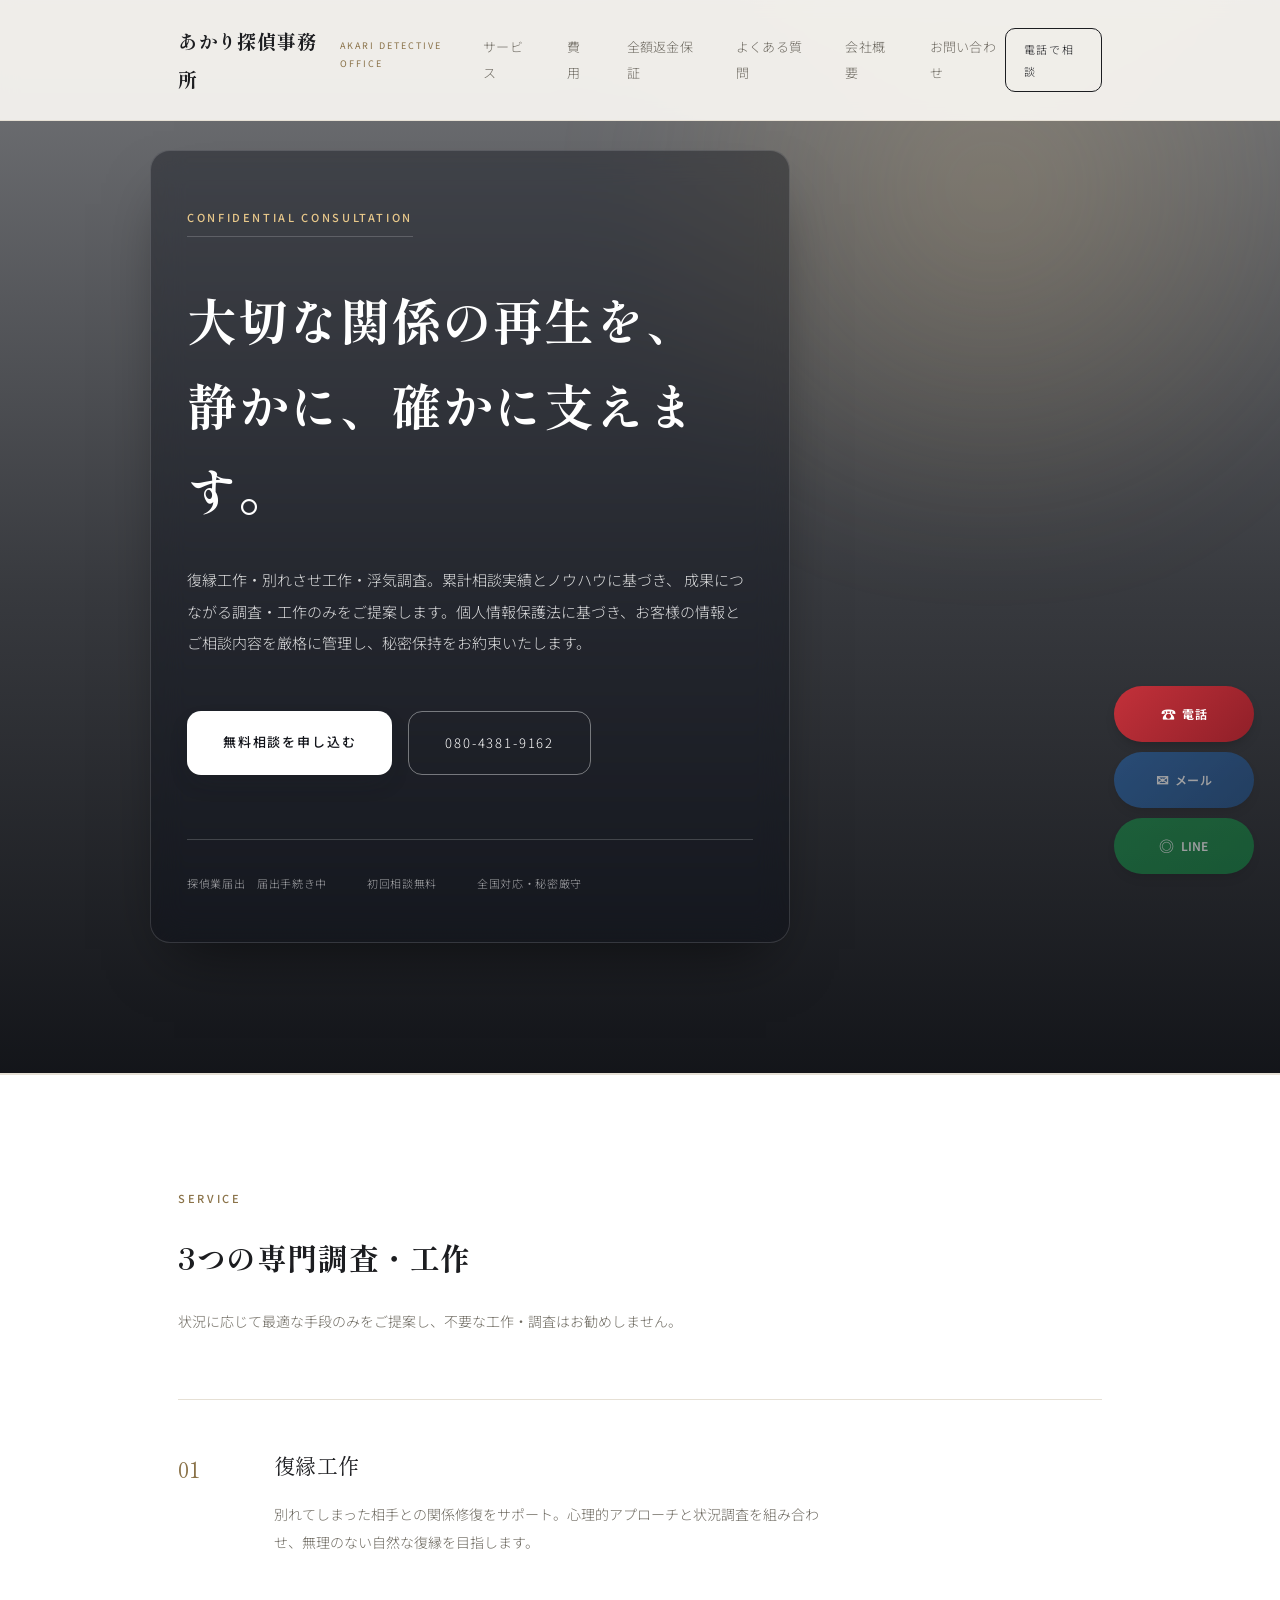
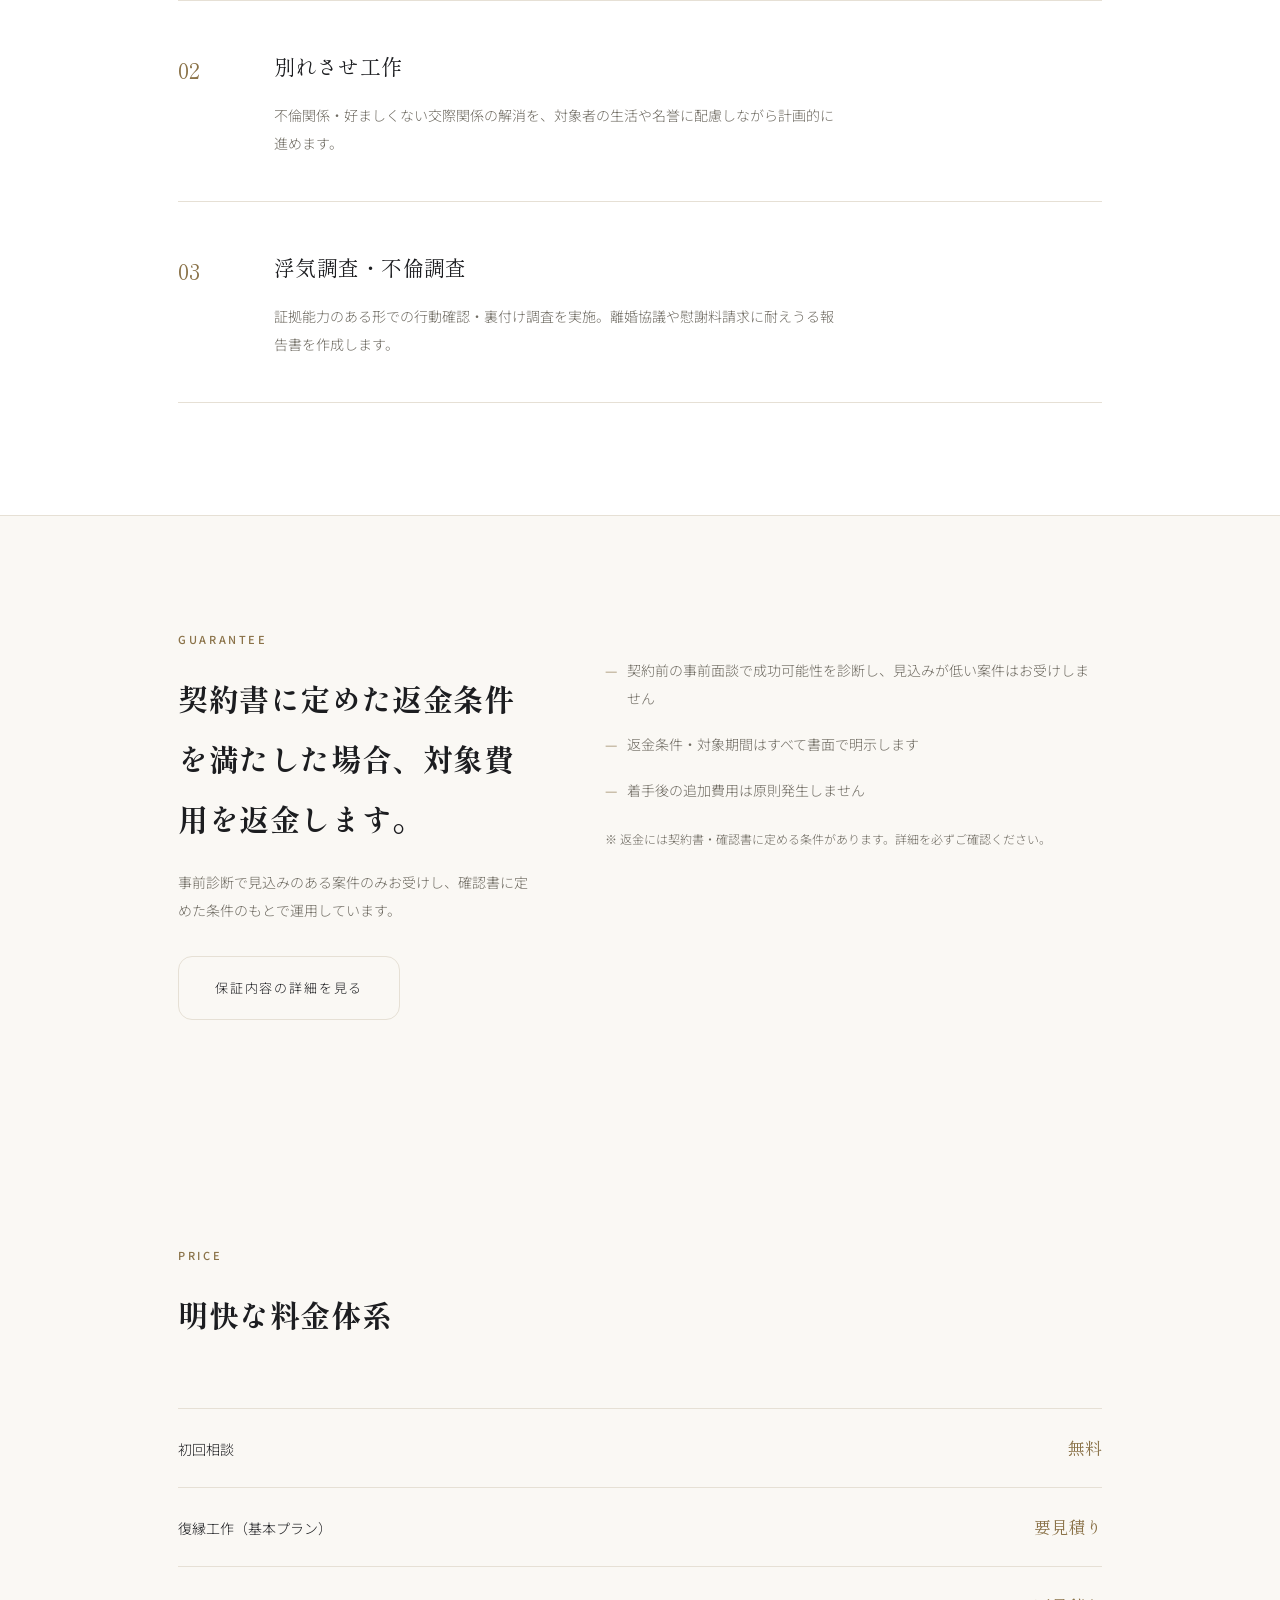
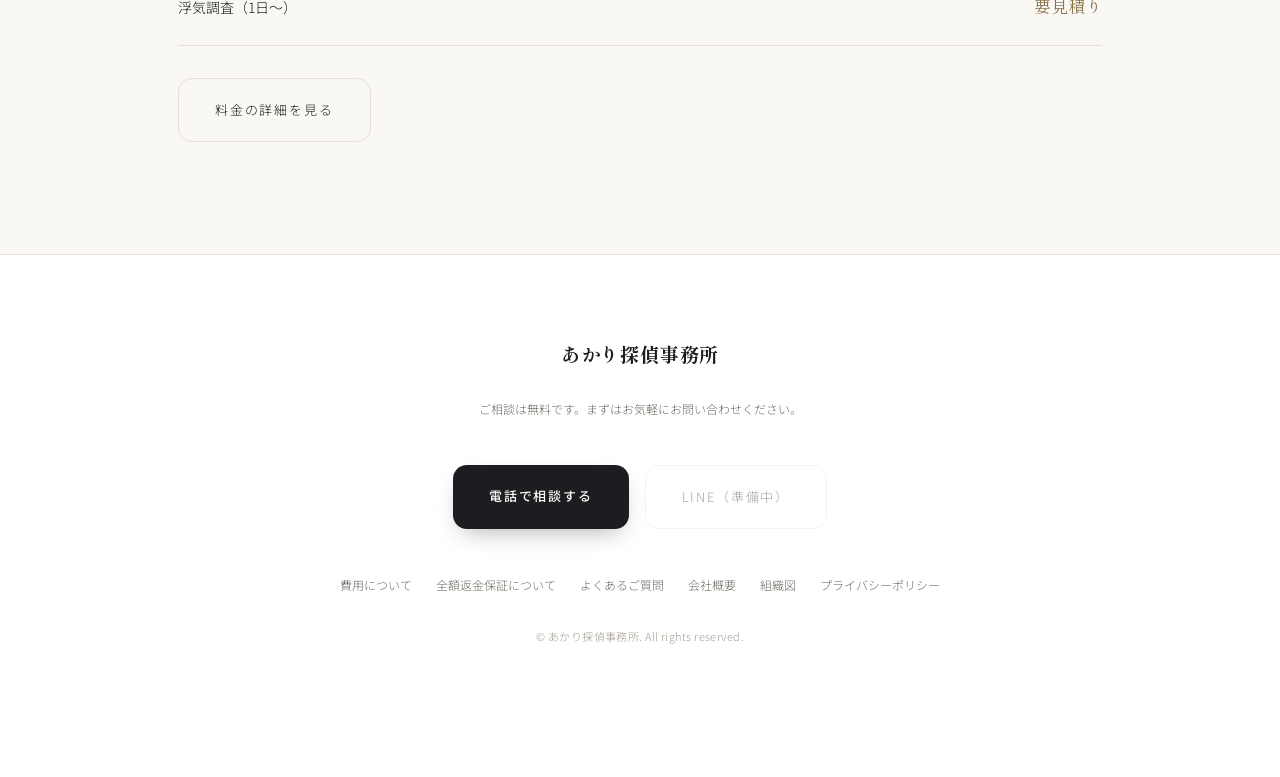
<file: index.html>
<!DOCTYPE html>
<html lang="ja">
<head>
<meta charset="UTF-8">
<meta name="viewport" content="width=device-width, initial-scale=1.0, viewport-fit=cover">
<title>あかり探偵事務所｜復縁工作・別れさせ工作・浮気調査</title>
<meta name="description" content="復縁工作・別れさせ工作・浮気調査はあかり探偵事務所へ。初回相談無料、秘密厳守。">
<link rel="preconnect" href="https://fonts.googleapis.com">
<link rel="preconnect" href="https://fonts.gstatic.com" crossorigin>
<link href="https://fonts.googleapis.com/css2?family=Shippori+Mincho:wght@500;700&family=Noto+Sans+JP:wght@300;400;500;700&display=swap" rel="stylesheet">
<link rel="stylesheet" href="style.css">
</head>
<body>
<header>
  <div class="header-inner">
    <a href="index.html" class="logo">あかり探偵事務所<span>AKARI DETECTIVE OFFICE</span></a>
    <nav>
      <a href="index.html#service">サービス</a>
      <a href="price.html">費用</a>
      <a href="guarantee.html">全額返金保証</a>
      <a href="faq.html">よくある質問</a>
      <a href="company.html">会社概要</a>
      <a href="contact.html">お問い合わせ</a>
    </nav>
    <div class="header-cta">
      <a href="tel:08043819162" class="btn-mini">電話で相談</a>
      <button class="menu-toggle" onclick="document.getElementById('mnav').classList.toggle('open')" aria-label="メニュー">
        <span class="label">MENU</span>
        <span class="bars"><span></span><span></span><span></span></span>
      </button>
    </div>
  </div>
  <nav class="mobile-nav" id="mnav">
    <a href="index.html">トップページ</a>
    <a href="index.html#service">サービス</a>
    <a href="price.html">費用</a>
    <a href="guarantee.html">全額返金保証</a>
    <a href="faq.html">よくある質問</a>
    <a href="company.html">会社概要</a>
    <a href="contact.html">お問い合わせ</a>
  </nav>
</header>

<section class="hero" id="top">
  <div class="hero-inner">
    <div class="hero-glass">
      <span class="case-tag">CONFIDENTIAL CONSULTATION</span>
      <h1>大切な関係の再生を、<br>静かに、確かに支えます。</h1>
      <p class="hero-lead">
        復縁工作・別れさせ工作・浮気調査。累計相談実績とノウハウに基づき、
        成果につながる調査・工作のみをご提案します。個人情報保護法に基づき、お客様の情報とご相談内容を厳格に管理し、秘密保持をお約束いたします。
      </p>
      <div class="hero-ctas">
        <a href="contact.html" class="btn-primary">無料相談を申し込む</a>
        <a href="tel:08043819162" class="btn-ghost">080-4381-9162</a>
      </div>
      <div class="trust-row">
        <span>探偵業届出　届出手続き中</span>
        <span>初回相談無料</span>
        <span>全国対応・秘密厳守</span>
      </div>
    </div>
  </div>
</section>

<section class="files" id="service">
  <div class="wrap">
    <div class="section-head reveal">
      <span class="eyebrow">SERVICE</span>
      <h2>3つの専門調査・工作</h2>
      <p class="section-desc">状況に応じて最適な手段のみをご提案し、不要な工作・調査はお勧めしません。</p>
    </div>
    <div class="file-list">
      <div class="file-row reveal">
        <div class="file-no">01</div>
        <div><div class="file-title">復縁工作</div>
        <p class="file-desc">別れてしまった相手との関係修復をサポート。心理的アプローチと状況調査を組み合わせ、無理のない自然な復縁を目指します。</p></div>
      </div>
      <div class="file-row reveal">
        <div class="file-no">02</div>
        <div><div class="file-title">別れさせ工作</div>
        <p class="file-desc">不倫関係・好ましくない交際関係の解消を、対象者の生活や名誉に配慮しながら計画的に進めます。</p></div>
      </div>
      <div class="file-row reveal">
        <div class="file-no">03</div>
        <div><div class="file-title">浮気調査・不倫調査</div>
        <p class="file-desc">証拠能力のある形での行動確認・裏付け調査を実施。離婚協議や慰謝料請求に耐えうる報告書を作成します。</p></div>
      </div>
    </div>
  </div>
</section>

<section id="guarantee-teaser">
  <div class="wrap guarantee">
    <div class="reveal">
      <span class="eyebrow">GUARANTEE</span>
      <h2>契約書に定めた返金条件を満たした場合、対象費用を返金します。</h2>
      <p class="section-desc">事前診断で見込みのある案件のみお受けし、確認書に定めた条件のもとで運用しています。</p>
      <div class="hero-ctas" style="margin-top:32px; margin-bottom:0;">
        <a href="guarantee.html" class="btn-ghost">保証内容の詳細を見る</a>
      </div>
    </div>
    <div class="reveal">
      <ul>
        <li>契約前の事前面談で成功可能性を診断し、見込みが低い案件はお受けしません</li>
        <li>返金条件・対象期間はすべて書面で明示します</li>
        <li>着手後の追加費用は原則発生しません</li>
      </ul>
      <p class="price-note" style="margin-top:24px;">※ 返金には契約書・確認書に定める条件があります。詳細を必ずご確認ください。</p>
    </div>
  </div>
</section>

<section id="price-teaser">
  <div class="wrap">
    <div class="section-head reveal">
      <span class="eyebrow">PRICE</span>
      <h2>明快な料金体系</h2>
    </div>
    <div class="price-table reveal">
      <div class="price-row"><span>初回相談</span><span class="amount">無料</span></div>
      <div class="price-row"><span>復縁工作（基本プラン）</span><span class="amount">要見積り</span></div>
      <div class="price-row"><span>浮気調査（1日〜）</span><span class="amount">要見積り</span></div>
    </div>
    <div class="hero-ctas" style="margin-top:32px; margin-bottom:0;">
      <a href="price.html" class="btn-ghost">料金の詳細を見る</a>
    </div>
  </div>
</section>

<footer id="contact-footer">
  <a href="index.html" class="logo">あかり探偵事務所</a>
  <p class="footer-note">ご相談は無料です。まずはお気軽にお問い合わせください。</p>
  <div class="hero-ctas" style="justify-content:center; margin-bottom:0;">
    <a href="tel:08043819162" class="btn-primary">電話で相談する</a>
    <span class="btn-ghost" style="opacity:.4; cursor:default;">LINE（準備中）</span>
  </div>
  <div class="footer-links" style="margin-top:44px;">
    <a href="price.html">費用について</a>
    <a href="guarantee.html">全額返金保証について</a>
    <a href="faq.html">よくあるご質問</a>
    <a href="company.html">会社概要</a>
    <a href="org.html">組織図</a>
    <a href="privacy.html">プライバシーポリシー</a>
  </div>
  <p class="copyright">© あかり探偵事務所. All rights reserved.</p>
</footer>

<div class="fixed-cta">
  <a href="tel:08043819162" class="cta-tel"><span class="ico">☎</span>電話</a>
  <span class="cta-btn cta-mail"><span class="ico">✉</span>メール</span>
  <span class="cta-btn cta-line"><span class="ico">◎</span>LINE</span>
</div>

<div class="desktop-cta">
  <a href="tel:08043819162" class="cta-tel"><span class="ico">☎</span>電話</a>
  <span class="cta-btn cta-mail"><span class="ico">✉</span>メール</span>
  <span class="cta-btn cta-line"><span class="ico">◎</span>LINE</span>
</div>

<script>
  const els = document.querySelectorAll('.reveal');
  const io = new IntersectionObserver((entries)=>{
    entries.forEach(e=>{ if(e.isIntersecting){ e.target.classList.add('in'); io.unobserve(e.target); } });
  }, {threshold:.15});
  els.forEach(el=>io.observe(el));

  // ヘッダー自動開閉（下スクロールで隠す／上スクロールで表示／メニュー展開中は隠さない）
  const siteHeader = document.querySelector('header');
  const mnavEl = document.getElementById('mnav');
  let lastY = window.scrollY;
  window.addEventListener('scroll', () => {
    const y = window.scrollY;
    if (mnavEl && mnavEl.classList.contains('open')) { lastY = y; return; }
    if (y <= 4) {
      siteHeader.classList.remove('header-hidden');
    } else if (y > lastY + 4 && y > 80) {
      siteHeader.classList.add('header-hidden');
    } else if (y < lastY - 4) {
      siteHeader.classList.remove('header-hidden');
    }
    lastY = y;
  }, { passive: true });
</script>

</body>
</html>
</file>
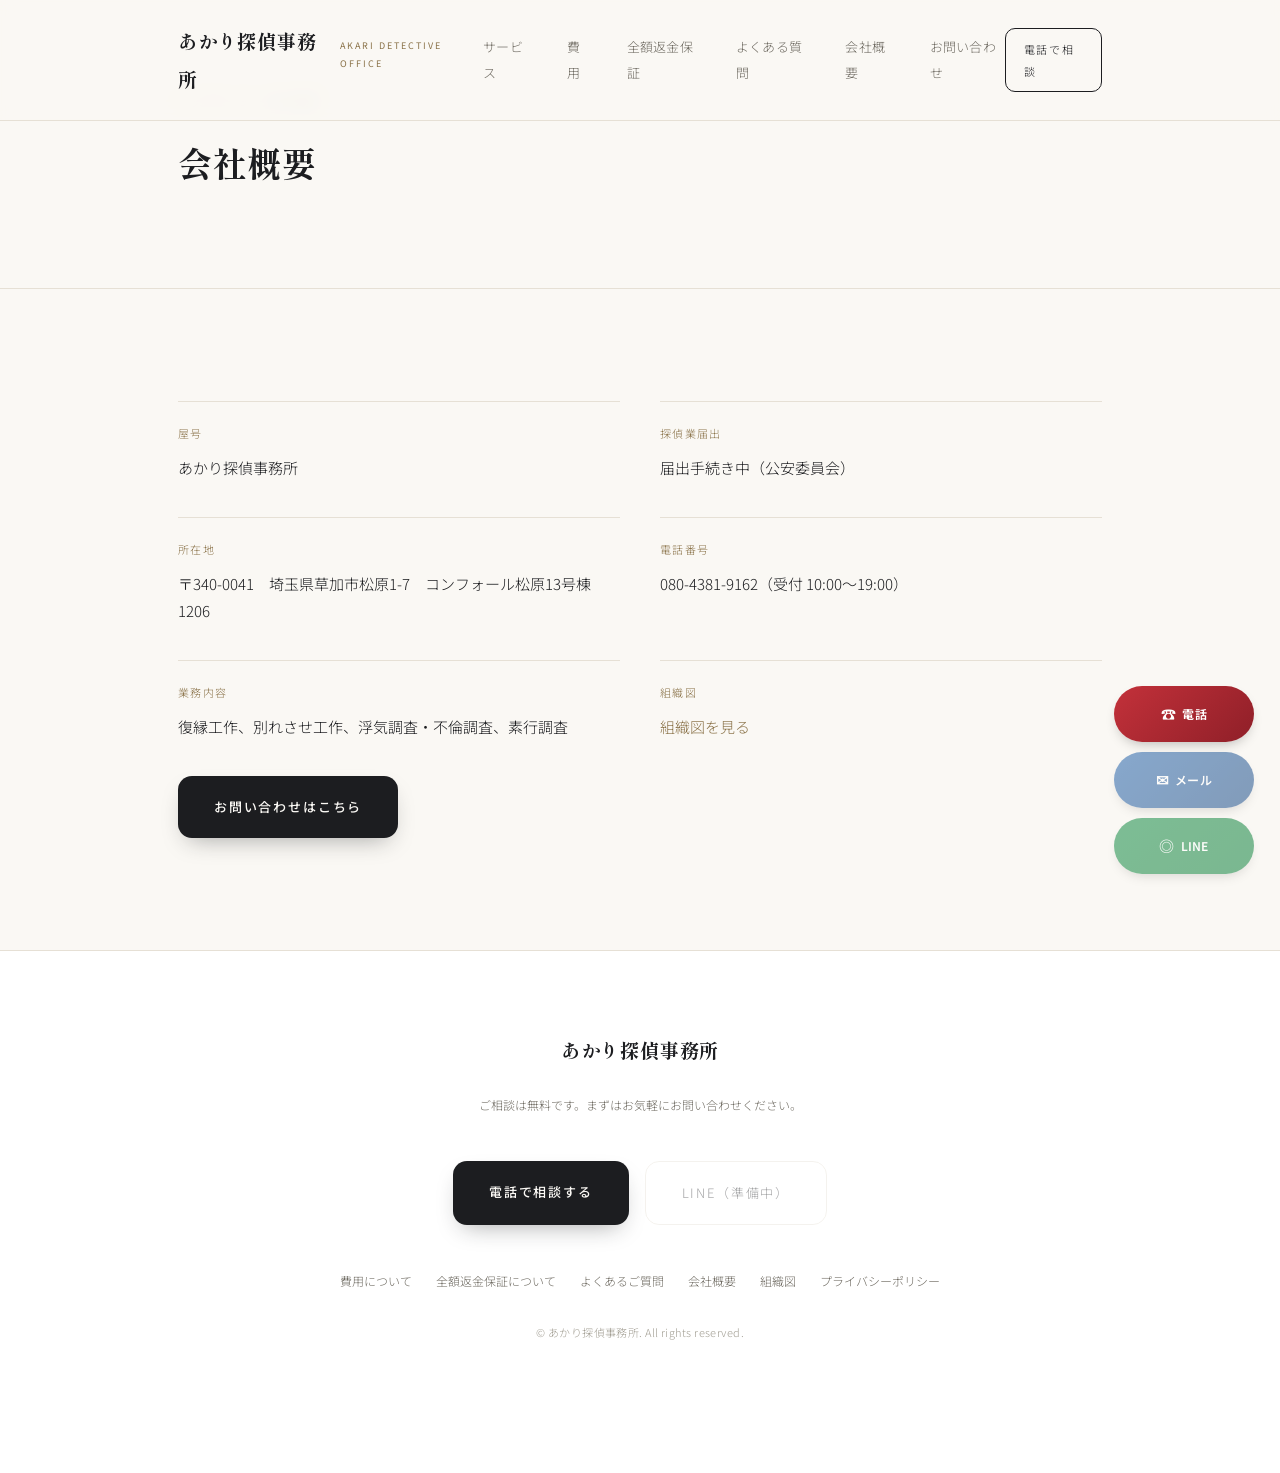
<file: company.html>
<!DOCTYPE html>
<html lang="ja">
<head>
<meta charset="UTF-8">
<meta name="viewport" content="width=device-width, initial-scale=1.0, viewport-fit=cover">
<title>会社概要｜あかり探偵事務所</title>
<meta name="description" content="あかり探偵事務所の会社概要ページです。">
<link rel="preconnect" href="https://fonts.googleapis.com">
<link rel="preconnect" href="https://fonts.gstatic.com" crossorigin>
<link href="https://fonts.googleapis.com/css2?family=Shippori+Mincho:wght@500;700&family=Noto+Sans+JP:wght@300;400;500;700&display=swap" rel="stylesheet">
<link rel="stylesheet" href="style.css">
</head>
<body>
<header>
  <div class="header-inner">
    <a href="index.html" class="logo">あかり探偵事務所<span>AKARI DETECTIVE OFFICE</span></a>
    <nav>
      <a href="index.html#service">サービス</a>
      <a href="price.html">費用</a>
      <a href="guarantee.html">全額返金保証</a>
      <a href="faq.html">よくある質問</a>
      <a href="company.html">会社概要</a>
      <a href="contact.html">お問い合わせ</a>
    </nav>
    <div class="header-cta">
      <a href="tel:08043819162" class="btn-mini">電話で相談</a>
      <button class="menu-toggle" onclick="document.getElementById('mnav').classList.toggle('open')" aria-label="メニュー">
        <span class="label">MENU</span>
        <span class="bars"><span></span><span></span><span></span></span>
      </button>
    </div>
  </div>
  <nav class="mobile-nav" id="mnav">
    <a href="index.html">トップページ</a>
    <a href="index.html#service">サービス</a>
    <a href="price.html">費用</a>
    <a href="guarantee.html">全額返金保証</a>
    <a href="faq.html">よくある質問</a>
    <a href="company.html">会社概要</a>
    <a href="contact.html">お問い合わせ</a>
  </nav>
</header>

<section class="subhero">
  <div class="wrap">
    <div class="breadcrumb"><a href="index.html">トップページ</a> ／ 会社概要</div>
    <h1>会社概要</h1>
  </div>
</section>
<section>
  <div class="wrap">
    <div class="info-grid reveal">
      <div class="info-item"><span class="info-label">屋号</span><div class="info-value">あかり探偵事務所</div></div>
      <div class="info-item"><span class="info-label">探偵業届出</span><div class="info-value">届出手続き中（公安委員会）</div></div>
      <div class="info-item"><span class="info-label">所在地</span><div class="info-value">〒340-0041　埼玉県草加市松原1-7　コンフォール松原13号棟1206</div></div>
      <div class="info-item"><span class="info-label">電話番号</span><div class="info-value">080-4381-9162（受付 10:00〜19:00）</div></div>
      <div class="info-item"><span class="info-label">業務内容</span><div class="info-value">復縁工作、別れさせ工作、浮気調査・不倫調査、素行調査</div></div>
      <div class="info-item"><span class="info-label">組織図</span><div class="info-value"><a href="org.html">組織図を見る</a></div></div>
    </div>
    <div class="hero-ctas" style="margin-top:36px; margin-bottom:0;">
      <a href="contact.html" class="btn-primary">お問い合わせはこちら</a>
    </div>
  </div>
</section>

<footer id="contact-footer">
  <a href="index.html" class="logo">あかり探偵事務所</a>
  <p class="footer-note">ご相談は無料です。まずはお気軽にお問い合わせください。</p>
  <div class="hero-ctas" style="justify-content:center; margin-bottom:0;">
    <a href="tel:08043819162" class="btn-primary">電話で相談する</a>
    <span class="btn-ghost" style="opacity:.4; cursor:default;">LINE（準備中）</span>
  </div>
  <div class="footer-links" style="margin-top:44px;">
    <a href="price.html">費用について</a>
    <a href="guarantee.html">全額返金保証について</a>
    <a href="faq.html">よくあるご質問</a>
    <a href="company.html">会社概要</a>
    <a href="org.html">組織図</a>
    <a href="privacy.html">プライバシーポリシー</a>
  </div>
  <p class="copyright">© あかり探偵事務所. All rights reserved.</p>
</footer>

<div class="fixed-cta">
  <a href="tel:08043819162" class="cta-tel"><span class="ico">☎</span>電話</a>
  <span class="cta-btn cta-mail"><span class="ico">✉</span>メール</span>
  <span class="cta-btn cta-line"><span class="ico">◎</span>LINE</span>
</div>

<div class="desktop-cta">
  <a href="tel:08043819162" class="cta-tel"><span class="ico">☎</span>電話</a>
  <span class="cta-btn cta-mail"><span class="ico">✉</span>メール</span>
  <span class="cta-btn cta-line"><span class="ico">◎</span>LINE</span>
</div>

<script>
  const els = document.querySelectorAll('.reveal');
  const io = new IntersectionObserver((entries)=>{
    entries.forEach(e=>{ if(e.isIntersecting){ e.target.classList.add('in'); io.unobserve(e.target); } });
  }, {threshold:.15});
  els.forEach(el=>io.observe(el));

  // ヘッダー自動開閉（下スクロールで隠す／上スクロールで表示／メニュー展開中は隠さない）
  const siteHeader = document.querySelector('header');
  const mnavEl = document.getElementById('mnav');
  let lastY = window.scrollY;
  window.addEventListener('scroll', () => {
    const y = window.scrollY;
    if (mnavEl && mnavEl.classList.contains('open')) { lastY = y; return; }
    if (y <= 4) {
      siteHeader.classList.remove('header-hidden');
    } else if (y > lastY + 4 && y > 80) {
      siteHeader.classList.add('header-hidden');
    } else if (y < lastY - 4) {
      siteHeader.classList.remove('header-hidden');
    }
    lastY = y;
  }, { passive: true });
</script>

</body>
</html>
</file>
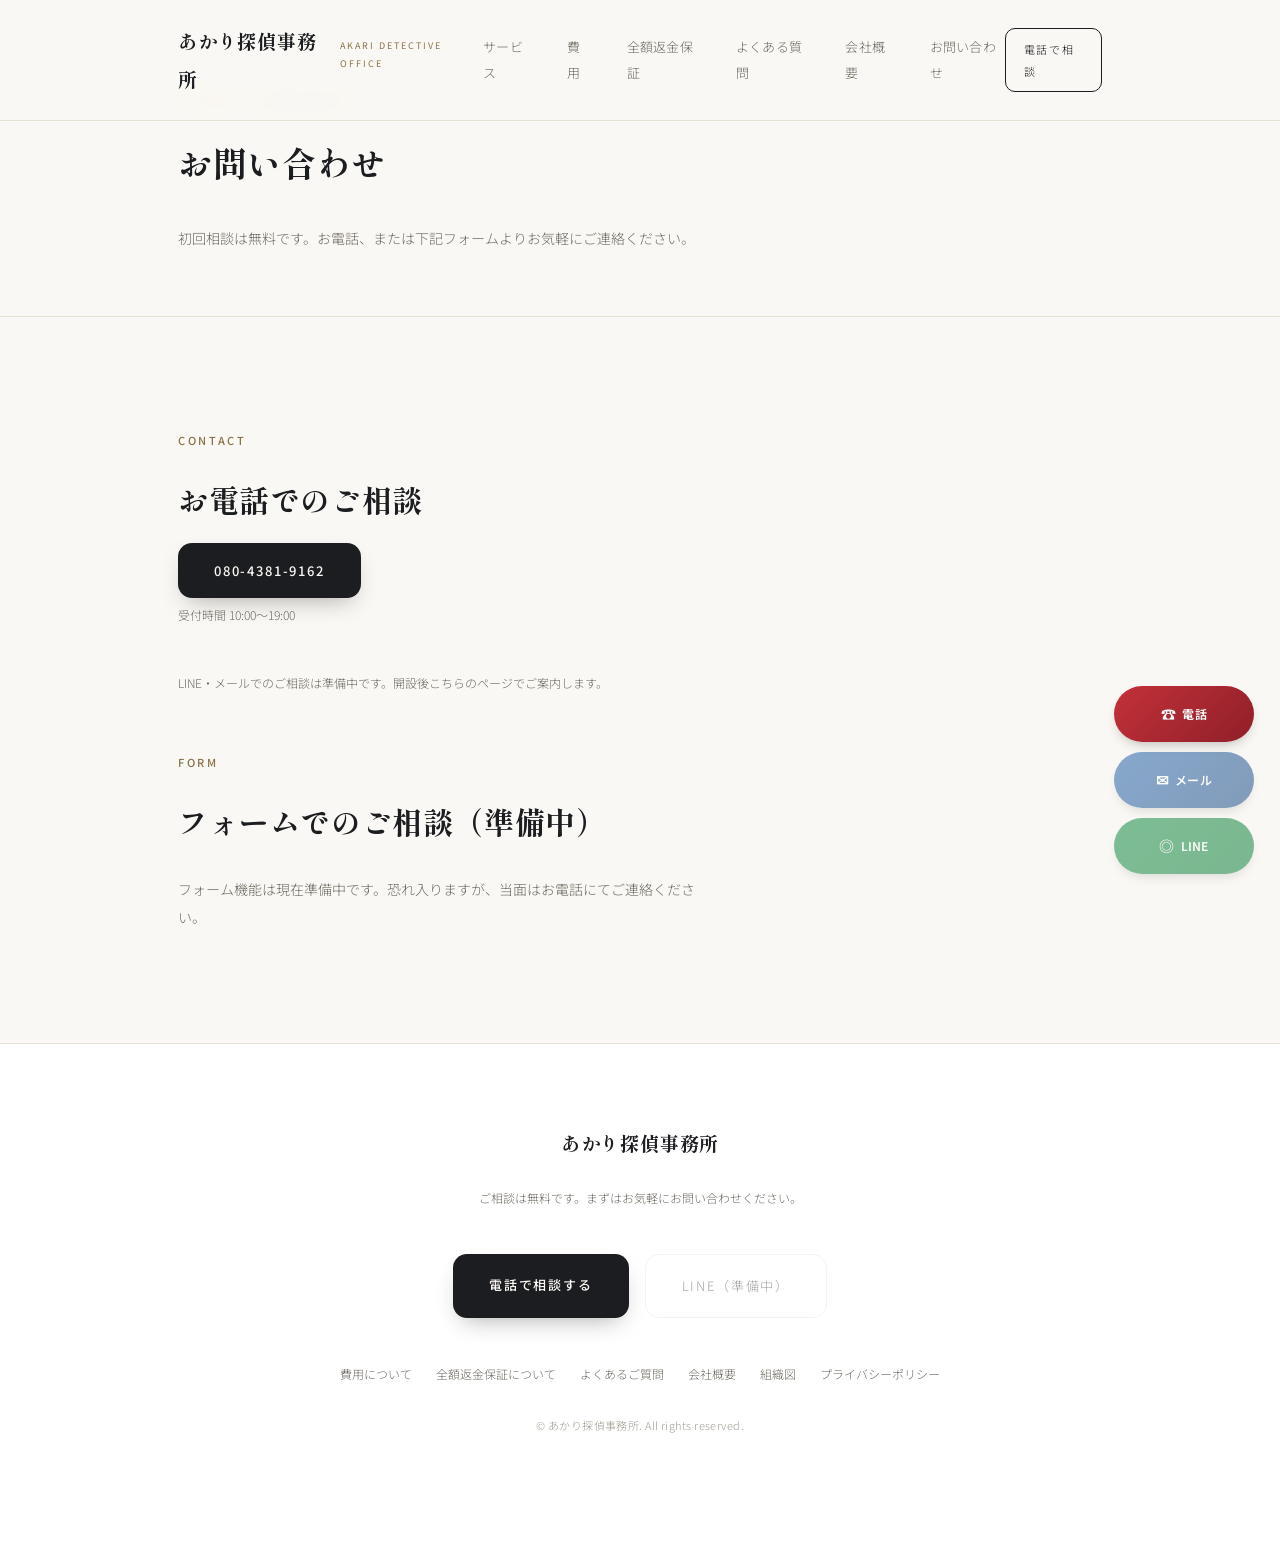
<file: contact.html>
<!DOCTYPE html>
<html lang="ja">
<head>
<meta charset="UTF-8">
<meta name="viewport" content="width=device-width, initial-scale=1.0, viewport-fit=cover">
<title>お問い合わせ｜あかり探偵事務所</title>
<meta name="description" content="あかり探偵事務所へのお問い合わせページです。初回相談無料。">
<link rel="preconnect" href="https://fonts.googleapis.com">
<link rel="preconnect" href="https://fonts.gstatic.com" crossorigin>
<link href="https://fonts.googleapis.com/css2?family=Shippori+Mincho:wght@500;700&family=Noto+Sans+JP:wght@300;400;500;700&display=swap" rel="stylesheet">
<link rel="stylesheet" href="style.css">
</head>
<body>
<header>
  <div class="header-inner">
    <a href="index.html" class="logo">あかり探偵事務所<span>AKARI DETECTIVE OFFICE</span></a>
    <nav>
      <a href="index.html#service">サービス</a>
      <a href="price.html">費用</a>
      <a href="guarantee.html">全額返金保証</a>
      <a href="faq.html">よくある質問</a>
      <a href="company.html">会社概要</a>
      <a href="contact.html">お問い合わせ</a>
    </nav>
    <div class="header-cta">
      <a href="tel:08043819162" class="btn-mini">電話で相談</a>
      <button class="menu-toggle" onclick="document.getElementById('mnav').classList.toggle('open')" aria-label="メニュー">
        <span class="label">MENU</span>
        <span class="bars"><span></span><span></span><span></span></span>
      </button>
    </div>
  </div>
  <nav class="mobile-nav" id="mnav">
    <a href="index.html">トップページ</a>
    <a href="index.html#service">サービス</a>
    <a href="price.html">費用</a>
    <a href="guarantee.html">全額返金保証</a>
    <a href="faq.html">よくある質問</a>
    <a href="company.html">会社概要</a>
    <a href="contact.html">お問い合わせ</a>
  </nav>
</header>

<section class="subhero">
  <div class="wrap">
    <div class="breadcrumb"><a href="index.html">トップページ</a> ／ お問い合わせ</div>
    <h1>お問い合わせ</h1>
    <p>初回相談は無料です。お電話、または下記フォームよりお気軽にご連絡ください。</p>
  </div>
</section>
<section>
  <div class="wrap">
    <div class="reveal" style="margin-bottom:56px;">
      <span class="eyebrow">CONTACT</span>
      <h2 style="margin-bottom:24px;">お電話でのご相談</h2>
      <a href="tel:08043819162" class="btn-primary">080-4381-9162</a>
      <p class="footer-note" style="text-align:left; margin-top:18px;">受付時間 10:00〜19:00</p>
      <p class="footer-note" style="text-align:left; margin-top:8px;">LINE・メールでのご相談は準備中です。開設後こちらのページでご案内します。</p>
    </div>
    <div class="reveal">
      <span class="eyebrow">FORM</span>
      <h2 style="margin-bottom:24px;">フォームでのご相談（準備中）</h2>
      <p class="section-desc">フォーム機能は現在準備中です。恐れ入りますが、当面はお電話にてご連絡ください。</p>
    </div>
  </div>
</section>

<footer id="contact-footer">
  <a href="index.html" class="logo">あかり探偵事務所</a>
  <p class="footer-note">ご相談は無料です。まずはお気軽にお問い合わせください。</p>
  <div class="hero-ctas" style="justify-content:center; margin-bottom:0;">
    <a href="tel:08043819162" class="btn-primary">電話で相談する</a>
    <span class="btn-ghost" style="opacity:.4; cursor:default;">LINE（準備中）</span>
  </div>
  <div class="footer-links" style="margin-top:44px;">
    <a href="price.html">費用について</a>
    <a href="guarantee.html">全額返金保証について</a>
    <a href="faq.html">よくあるご質問</a>
    <a href="company.html">会社概要</a>
    <a href="org.html">組織図</a>
    <a href="privacy.html">プライバシーポリシー</a>
  </div>
  <p class="copyright">© あかり探偵事務所. All rights reserved.</p>
</footer>

<div class="fixed-cta">
  <a href="tel:08043819162" class="cta-tel"><span class="ico">☎</span>電話</a>
  <span class="cta-btn cta-mail"><span class="ico">✉</span>メール</span>
  <span class="cta-btn cta-line"><span class="ico">◎</span>LINE</span>
</div>

<div class="desktop-cta">
  <a href="tel:08043819162" class="cta-tel"><span class="ico">☎</span>電話</a>
  <span class="cta-btn cta-mail"><span class="ico">✉</span>メール</span>
  <span class="cta-btn cta-line"><span class="ico">◎</span>LINE</span>
</div>

<script>
  const els = document.querySelectorAll('.reveal');
  const io = new IntersectionObserver((entries)=>{
    entries.forEach(e=>{ if(e.isIntersecting){ e.target.classList.add('in'); io.unobserve(e.target); } });
  }, {threshold:.15});
  els.forEach(el=>io.observe(el));

  // ヘッダー自動開閉（下スクロールで隠す／上スクロールで表示／メニュー展開中は隠さない）
  const siteHeader = document.querySelector('header');
  const mnavEl = document.getElementById('mnav');
  let lastY = window.scrollY;
  window.addEventListener('scroll', () => {
    const y = window.scrollY;
    if (mnavEl && mnavEl.classList.contains('open')) { lastY = y; return; }
    if (y <= 4) {
      siteHeader.classList.remove('header-hidden');
    } else if (y > lastY + 4 && y > 80) {
      siteHeader.classList.add('header-hidden');
    } else if (y < lastY - 4) {
      siteHeader.classList.remove('header-hidden');
    }
    lastY = y;
  }, { passive: true });
</script>

</body>
</html>
</file>
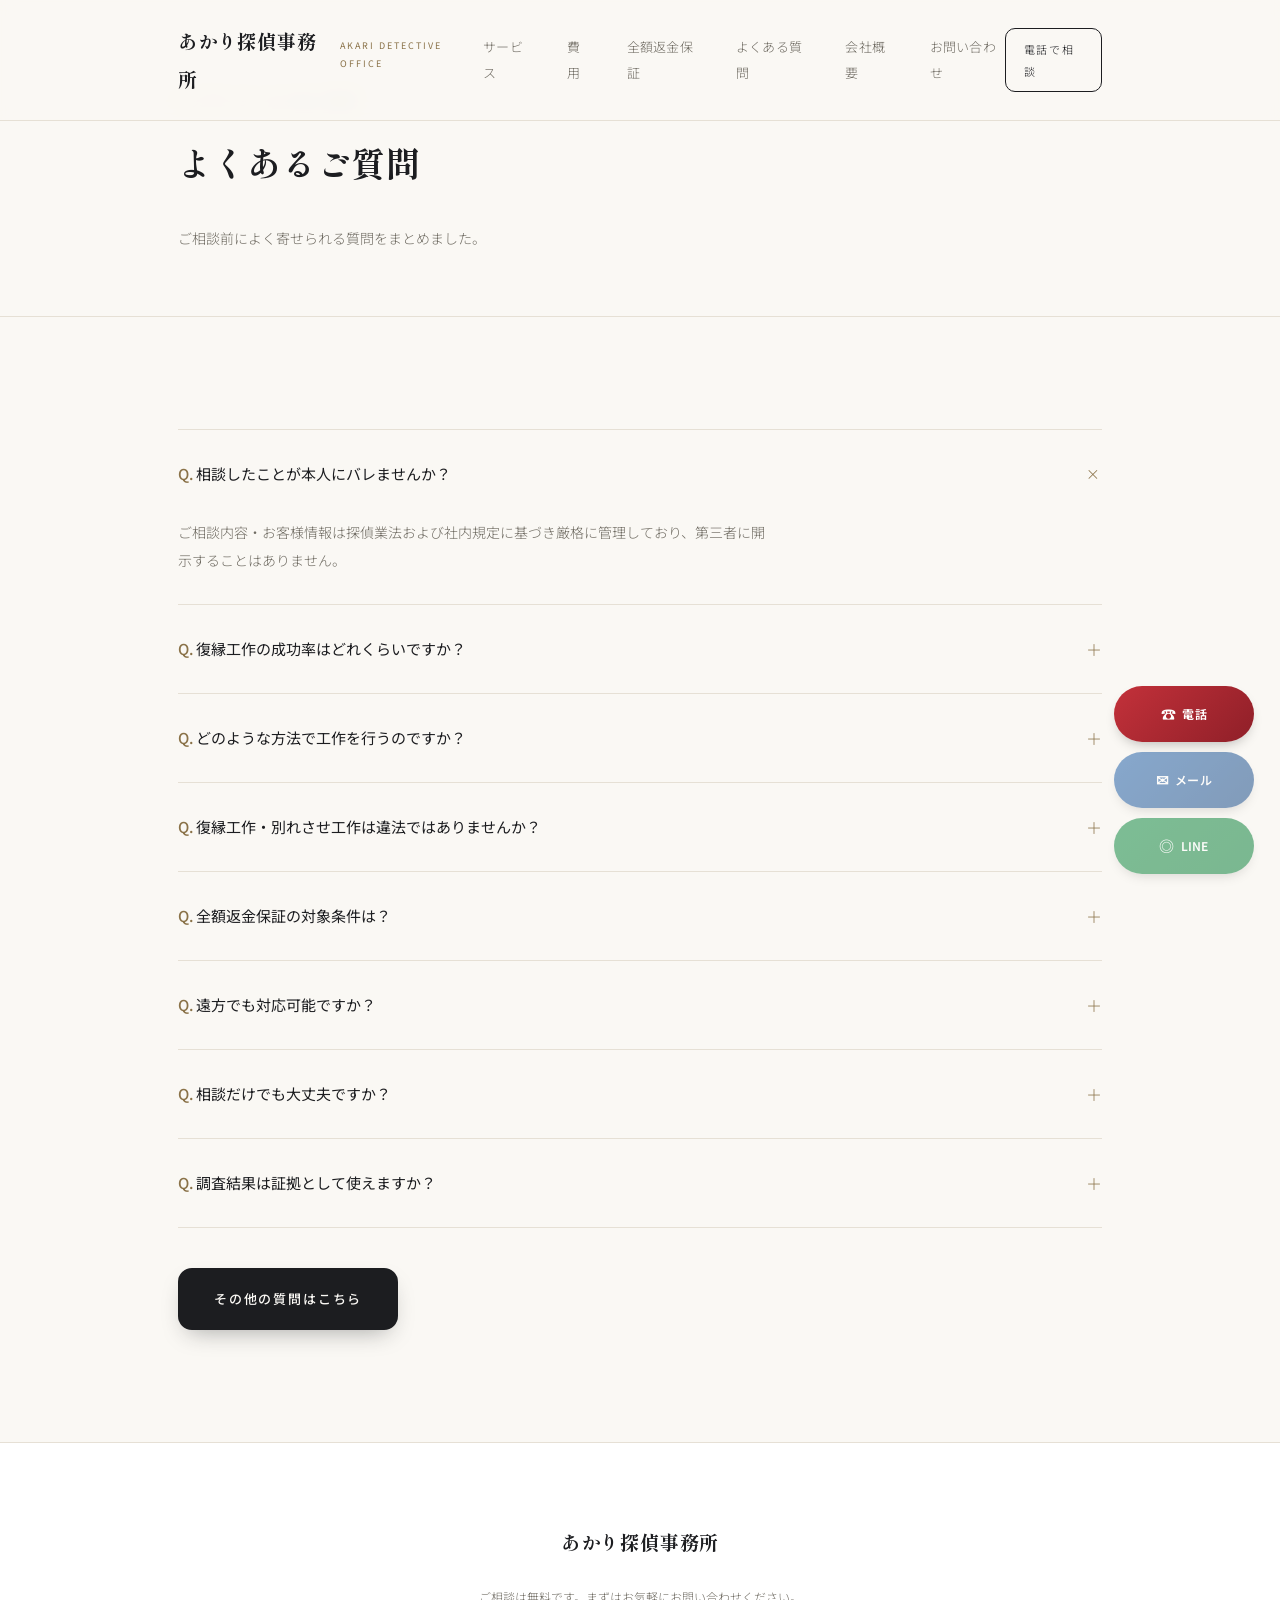
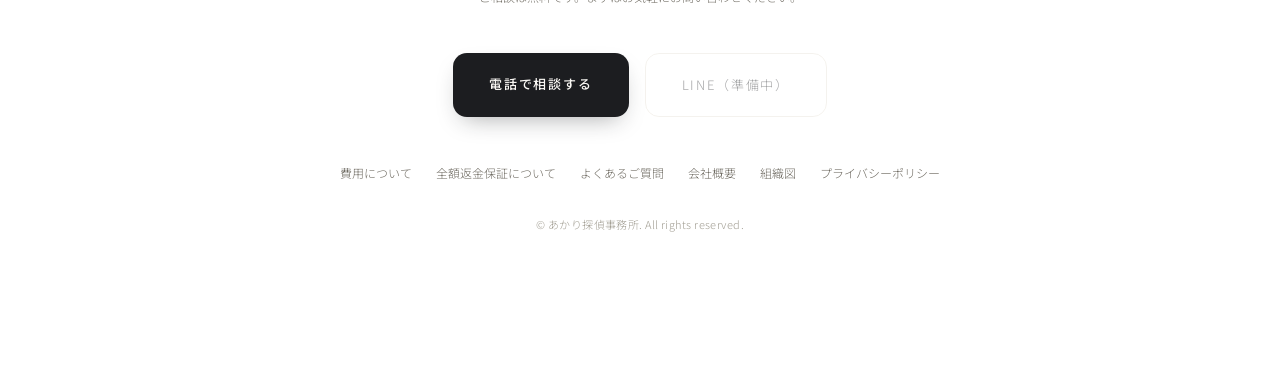
<file: faq.html>
<!DOCTYPE html>
<html lang="ja">
<head>
<meta charset="UTF-8">
<meta name="viewport" content="width=device-width, initial-scale=1.0, viewport-fit=cover">
<title>よくあるご質問｜あかり探偵事務所</title>
<meta name="description" content="あかり探偵事務所へのご相談前によくいただく質問をまとめています。">
<link rel="preconnect" href="https://fonts.googleapis.com">
<link rel="preconnect" href="https://fonts.gstatic.com" crossorigin>
<link href="https://fonts.googleapis.com/css2?family=Shippori+Mincho:wght@500;700&family=Noto+Sans+JP:wght@300;400;500;700&display=swap" rel="stylesheet">
<link rel="stylesheet" href="style.css">
</head>
<body>
<header>
  <div class="header-inner">
    <a href="index.html" class="logo">あかり探偵事務所<span>AKARI DETECTIVE OFFICE</span></a>
    <nav>
      <a href="index.html#service">サービス</a>
      <a href="price.html">費用</a>
      <a href="guarantee.html">全額返金保証</a>
      <a href="faq.html">よくある質問</a>
      <a href="company.html">会社概要</a>
      <a href="contact.html">お問い合わせ</a>
    </nav>
    <div class="header-cta">
      <a href="tel:08043819162" class="btn-mini">電話で相談</a>
      <button class="menu-toggle" onclick="document.getElementById('mnav').classList.toggle('open')" aria-label="メニュー">
        <span class="label">MENU</span>
        <span class="bars"><span></span><span></span><span></span></span>
      </button>
    </div>
  </div>
  <nav class="mobile-nav" id="mnav">
    <a href="index.html">トップページ</a>
    <a href="index.html#service">サービス</a>
    <a href="price.html">費用</a>
    <a href="guarantee.html">全額返金保証</a>
    <a href="faq.html">よくある質問</a>
    <a href="company.html">会社概要</a>
    <a href="contact.html">お問い合わせ</a>
  </nav>
</header>

<section class="subhero">
  <div class="wrap">
    <div class="breadcrumb"><a href="index.html">トップページ</a> ／ よくあるご質問</div>
    <h1>よくあるご質問</h1>
    <p>ご相談前によく寄せられる質問をまとめました。</p>
  </div>
</section>
<section>
  <div class="wrap">
    <div class="reveal">
      <details class="faq-item" open>
        <summary class="faq-q"><span><span class="q-mark">Q.</span> 相談したことが本人にバレませんか？</span><span class="faq-icon">＋</span></summary>
        <p class="faq-a">ご相談内容・お客様情報は探偵業法および社内規定に基づき厳格に管理しており、第三者に開示することはありません。</p>
      </details>
      <details class="faq-item">
        <summary class="faq-q"><span><span class="q-mark">Q.</span> 復縁工作の成功率はどれくらいですか？</span><span class="faq-icon">＋</span></summary>
        <p class="faq-a">累計実績で7割以上のお客様が復縁に至っています。ただし対象者との関係性や状況により結果は変動するため、事前面談で個別に見込みをご説明します。</p>
      </details>
      <details class="faq-item">
        <summary class="faq-q"><span><span class="q-mark">Q.</span> どのような方法で工作を行うのですか？</span><span class="faq-icon">＋</span></summary>
        <p class="faq-a">対象者への心理的アプローチと行動面でのサポートを組み合わせ、自然な形での関係修復・改善を図ります。強引な接触や脅迫的な手段は一切用いません。</p>
      </details>
      <details class="faq-item">
        <summary class="faq-q"><span><span class="q-mark">Q.</span> 復縁工作・別れさせ工作は違法ではありませんか？</span><span class="faq-icon">＋</span></summary>
        <p class="faq-a">違法ではありません。脅迫や暴力といった犯罪行為ではなく、心理面への働きかけを通じて相手の気持ちの変化を促す手法のみを用いており、公序良俗にも反しない範囲で実施しています。</p>
      </details>
      <details class="faq-item">
        <summary class="faq-q"><span><span class="q-mark">Q.</span> 全額返金保証の対象条件は？</span><span class="faq-icon">＋</span></summary>
        <p class="faq-a">事前診断で受任した案件のうち、契約書に定めた条件・期間内に成果が得られなかった場合が対象です。詳細は<a href="guarantee.html" style="color:var(--brass);">保証ページ</a>をご覧ください。</p>
      </details>
      <details class="faq-item">
        <summary class="faq-q"><span><span class="q-mark">Q.</span> 遠方でも対応可能ですか？</span><span class="faq-icon">＋</span></summary>
        <p class="faq-a">全国対応しております。オンライン面談も可能です。</p>
      </details>
      <details class="faq-item">
        <summary class="faq-q"><span><span class="q-mark">Q.</span> 相談だけでも大丈夫ですか？</span><span class="faq-icon">＋</span></summary>
        <p class="faq-a">はい。初回相談は無料です。契約を前提としないご相談も歓迎しています。</p>
      </details>
      <details class="faq-item">
        <summary class="faq-q"><span><span class="q-mark">Q.</span> 調査結果は証拠として使えますか？</span><span class="faq-icon">＋</span></summary>
        <p class="faq-a">離婚協議・慰謝料請求等で使用できる形式の報告書を作成しています。</p>
      </details>
    </div>
    <div class="hero-ctas" style="margin-top:40px; margin-bottom:0;">
      <a href="contact.html" class="btn-primary">その他の質問はこちら</a>
    </div>
  </div>
</section>

<footer id="contact-footer">
  <a href="index.html" class="logo">あかり探偵事務所</a>
  <p class="footer-note">ご相談は無料です。まずはお気軽にお問い合わせください。</p>
  <div class="hero-ctas" style="justify-content:center; margin-bottom:0;">
    <a href="tel:08043819162" class="btn-primary">電話で相談する</a>
    <span class="btn-ghost" style="opacity:.4; cursor:default;">LINE（準備中）</span>
  </div>
  <div class="footer-links" style="margin-top:44px;">
    <a href="price.html">費用について</a>
    <a href="guarantee.html">全額返金保証について</a>
    <a href="faq.html">よくあるご質問</a>
    <a href="company.html">会社概要</a>
    <a href="org.html">組織図</a>
    <a href="privacy.html">プライバシーポリシー</a>
  </div>
  <p class="copyright">© あかり探偵事務所. All rights reserved.</p>
</footer>

<div class="fixed-cta">
  <a href="tel:08043819162" class="cta-tel"><span class="ico">☎</span>電話</a>
  <span class="cta-btn cta-mail"><span class="ico">✉</span>メール</span>
  <span class="cta-btn cta-line"><span class="ico">◎</span>LINE</span>
</div>

<div class="desktop-cta">
  <a href="tel:08043819162" class="cta-tel"><span class="ico">☎</span>電話</a>
  <span class="cta-btn cta-mail"><span class="ico">✉</span>メール</span>
  <span class="cta-btn cta-line"><span class="ico">◎</span>LINE</span>
</div>

<script>
  const els = document.querySelectorAll('.reveal');
  const io = new IntersectionObserver((entries)=>{
    entries.forEach(e=>{ if(e.isIntersecting){ e.target.classList.add('in'); io.unobserve(e.target); } });
  }, {threshold:.15});
  els.forEach(el=>io.observe(el));

  // ヘッダー自動開閉（下スクロールで隠す／上スクロールで表示／メニュー展開中は隠さない）
  const siteHeader = document.querySelector('header');
  const mnavEl = document.getElementById('mnav');
  let lastY = window.scrollY;
  window.addEventListener('scroll', () => {
    const y = window.scrollY;
    if (mnavEl && mnavEl.classList.contains('open')) { lastY = y; return; }
    if (y <= 4) {
      siteHeader.classList.remove('header-hidden');
    } else if (y > lastY + 4 && y > 80) {
      siteHeader.classList.add('header-hidden');
    } else if (y < lastY - 4) {
      siteHeader.classList.remove('header-hidden');
    }
    lastY = y;
  }, { passive: true });
</script>

</body>
</html>
</file>
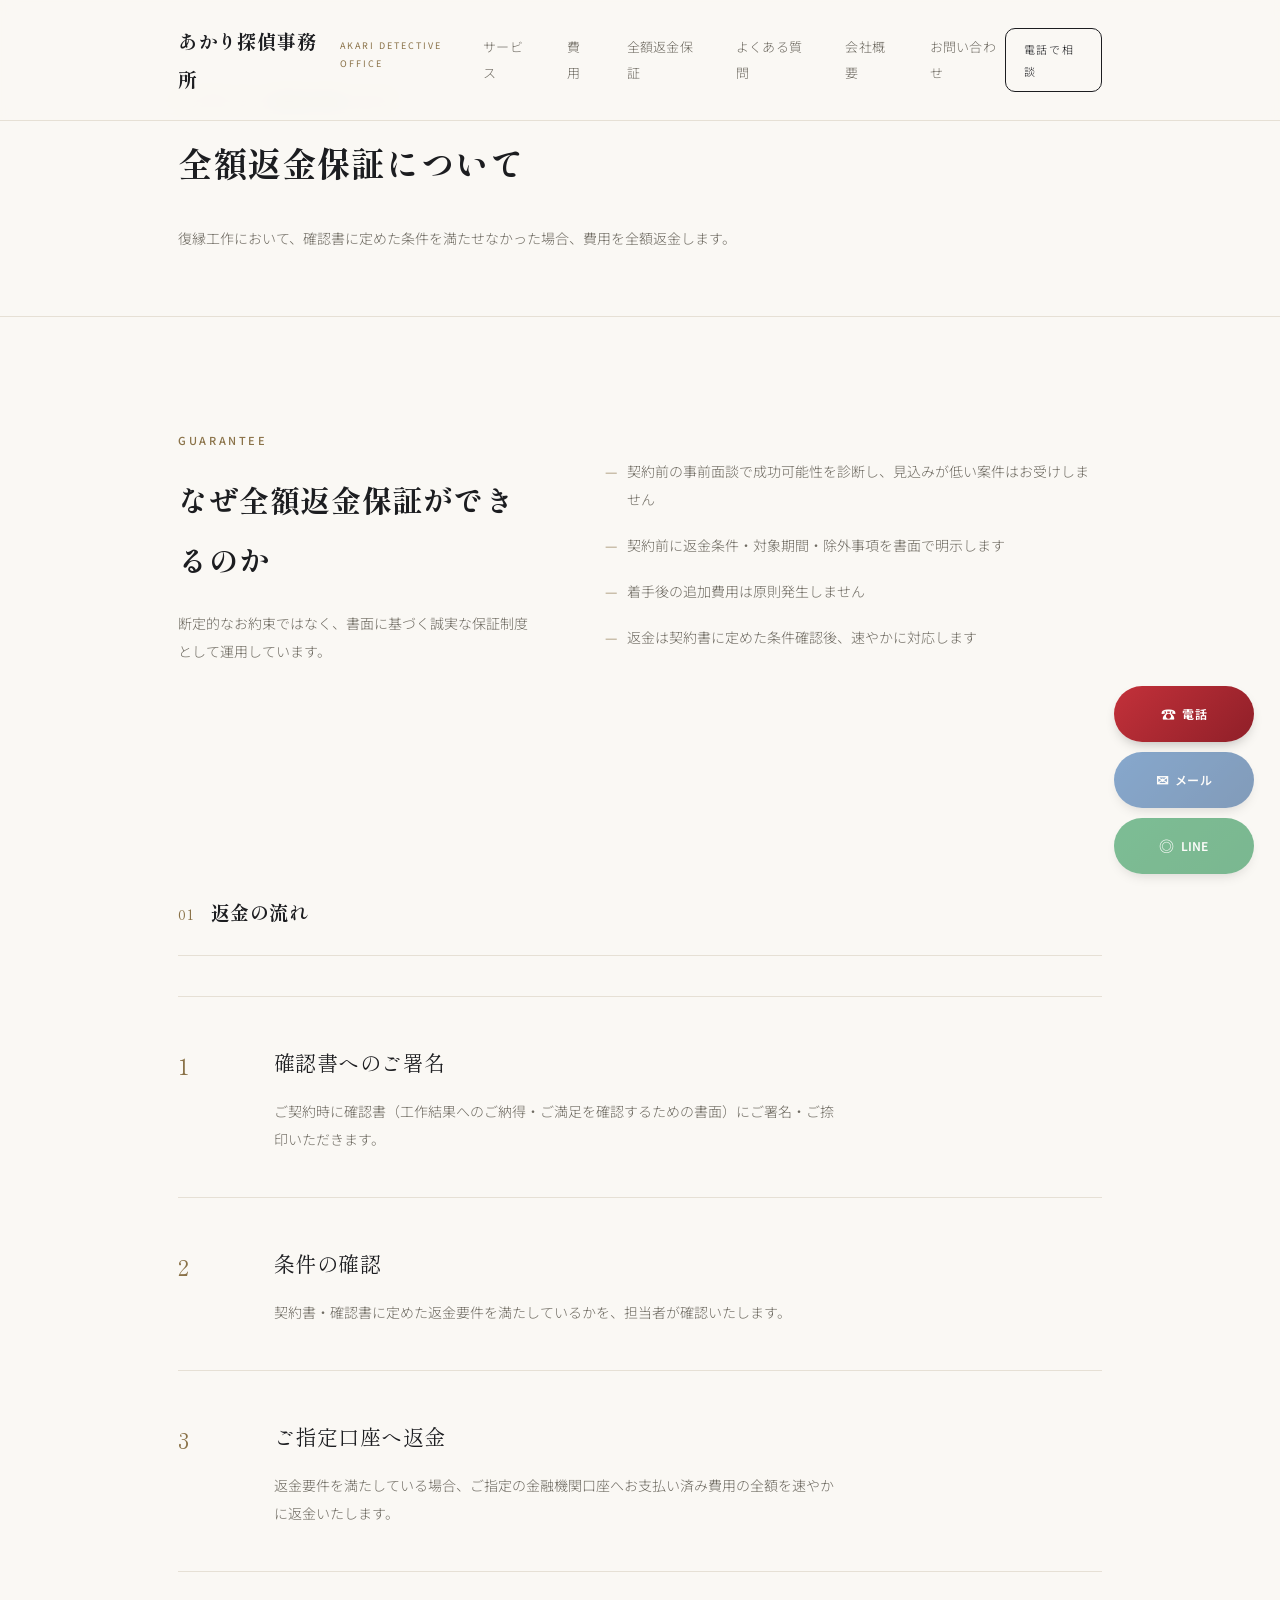
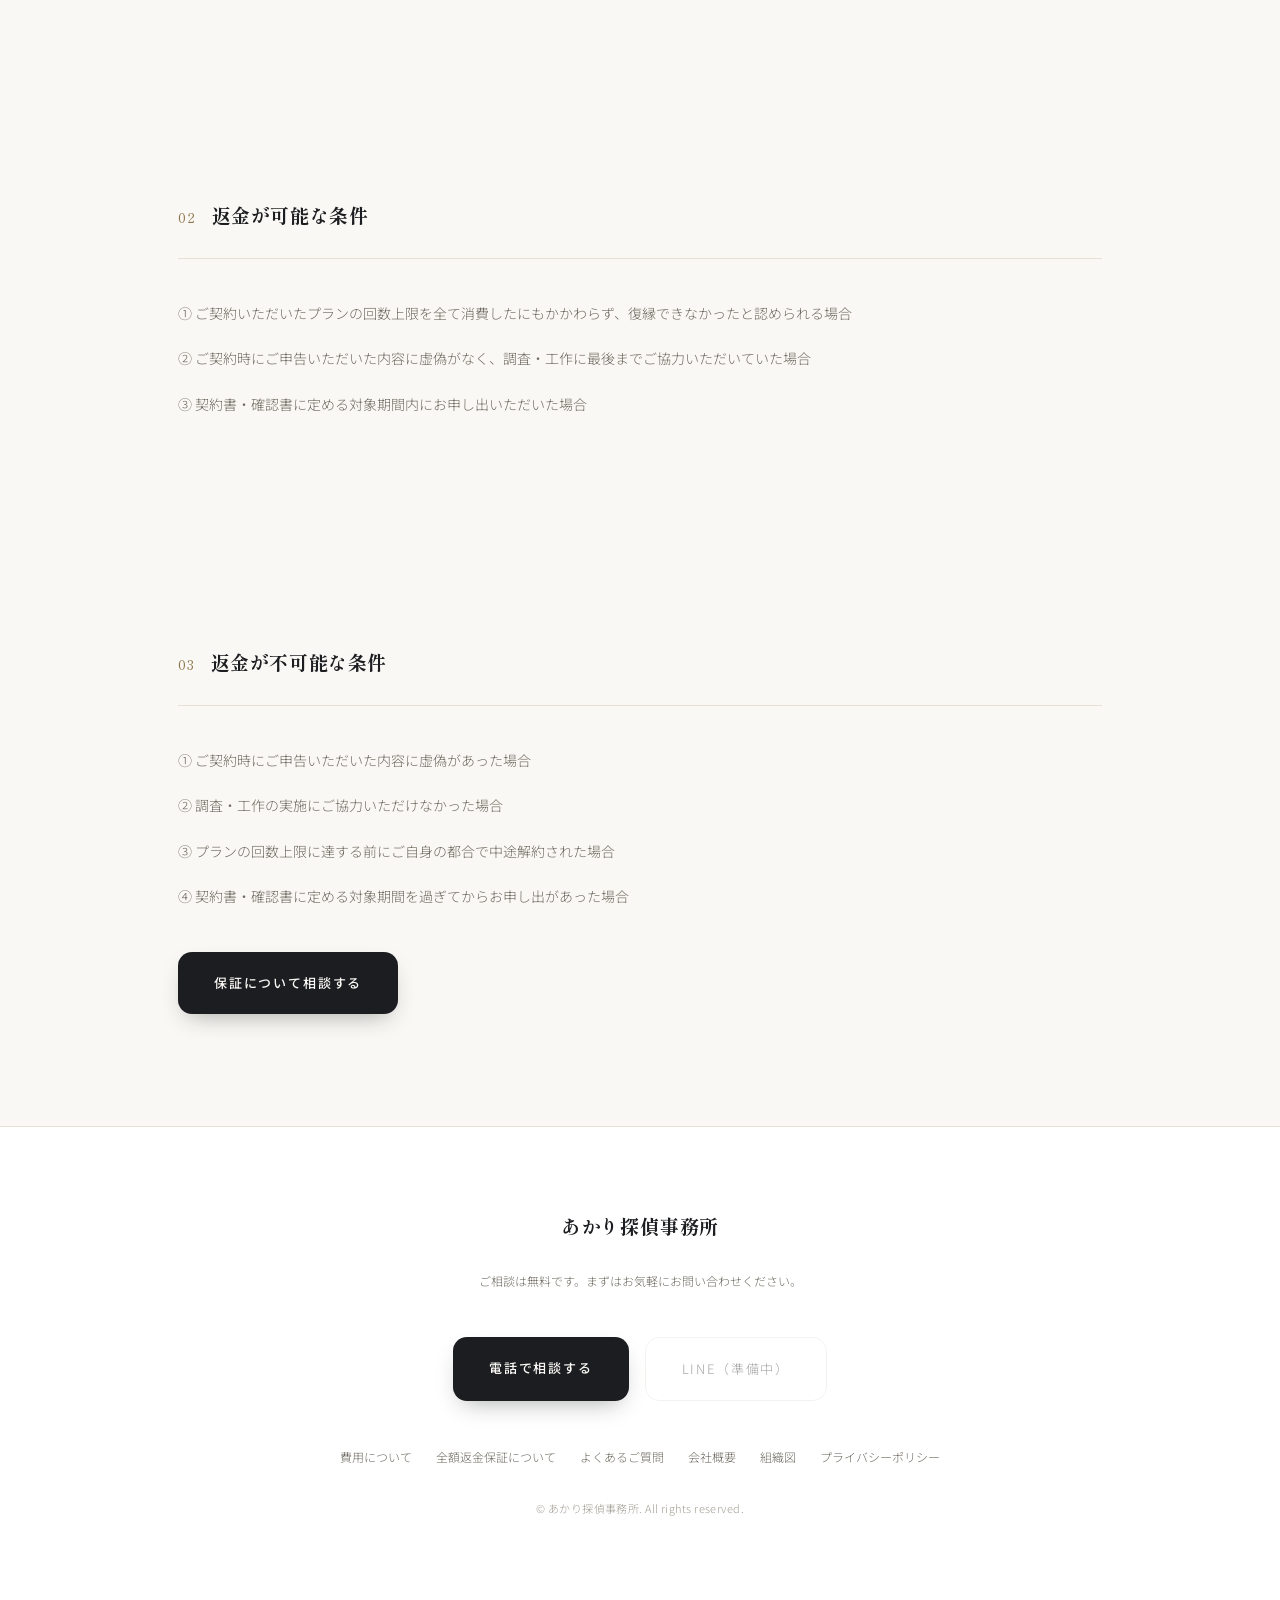
<file: guarantee.html>
<!DOCTYPE html>
<html lang="ja">
<head>
<meta charset="UTF-8">
<meta name="viewport" content="width=device-width, initial-scale=1.0, viewport-fit=cover">
<title>全額返金保証について｜あかり探偵事務所</title>
<meta name="description" content="あかり探偵事務所の全額返金保証制度について詳しくご案内します。">
<link rel="preconnect" href="https://fonts.googleapis.com">
<link rel="preconnect" href="https://fonts.gstatic.com" crossorigin>
<link href="https://fonts.googleapis.com/css2?family=Shippori+Mincho:wght@500;700&family=Noto+Sans+JP:wght@300;400;500;700&display=swap" rel="stylesheet">
<link rel="stylesheet" href="style.css">
</head>
<body>
<header>
  <div class="header-inner">
    <a href="index.html" class="logo">あかり探偵事務所<span>AKARI DETECTIVE OFFICE</span></a>
    <nav>
      <a href="index.html#service">サービス</a>
      <a href="price.html">費用</a>
      <a href="guarantee.html">全額返金保証</a>
      <a href="faq.html">よくある質問</a>
      <a href="company.html">会社概要</a>
      <a href="contact.html">お問い合わせ</a>
    </nav>
    <div class="header-cta">
      <a href="tel:08043819162" class="btn-mini">電話で相談</a>
      <button class="menu-toggle" onclick="document.getElementById('mnav').classList.toggle('open')" aria-label="メニュー">
        <span class="label">MENU</span>
        <span class="bars"><span></span><span></span><span></span></span>
      </button>
    </div>
  </div>
  <nav class="mobile-nav" id="mnav">
    <a href="index.html">トップページ</a>
    <a href="index.html#service">サービス</a>
    <a href="price.html">費用</a>
    <a href="guarantee.html">全額返金保証</a>
    <a href="faq.html">よくある質問</a>
    <a href="company.html">会社概要</a>
    <a href="contact.html">お問い合わせ</a>
  </nav>
</header>

<section class="subhero">
  <div class="wrap">
    <div class="breadcrumb"><a href="index.html">トップページ</a> ／ 全額返金保証について</div>
    <h1>全額返金保証について</h1>
    <p>復縁工作において、確認書に定めた条件を満たせなかった場合、費用を全額返金します。</p>
  </div>
</section>

<section>
  <div class="wrap guarantee">
    <div class="reveal">
      <span class="eyebrow">GUARANTEE</span>
      <h2>なぜ全額返金保証ができるのか</h2>
      <p class="section-desc">断定的なお約束ではなく、書面に基づく誠実な保証制度として運用しています。</p>
    </div>
    <div class="reveal">
      <ul>
        <li>契約前の事前面談で成功可能性を診断し、見込みが低い案件はお受けしません</li>
        <li>契約前に返金条件・対象期間・除外事項を書面で明示します</li>
        <li>着手後の追加費用は原則発生しません</li>
        <li>返金は契約書に定めた条件確認後、速やかに対応します</li>
      </ul>
    </div>
  </div>
</section>

<section>
  <div class="wrap">
    <div class="service-divider reveal">
      <span class="no">01</span>
      <h3>返金の流れ</h3>
    </div>
    <div class="file-list reveal">
      <div class="file-row">
        <div class="file-no">1</div>
        <div><div class="file-title">確認書へのご署名</div>
        <p class="file-desc">ご契約時に確認書（工作結果へのご納得・ご満足を確認するための書面）にご署名・ご捺印いただきます。</p></div>
      </div>
      <div class="file-row">
        <div class="file-no">2</div>
        <div><div class="file-title">条件の確認</div>
        <p class="file-desc">契約書・確認書に定めた返金要件を満たしているかを、担当者が確認いたします。</p></div>
      </div>
      <div class="file-row">
        <div class="file-no">3</div>
        <div><div class="file-title">ご指定口座へ返金</div>
        <p class="file-desc">返金要件を満たしている場合、ご指定の金融機関口座へお支払い済み費用の全額を速やかに返金いたします。</p></div>
      </div>
    </div>
  </div>
</section>

<section>
  <div class="wrap">
    <div class="service-divider reveal">
      <span class="no">02</span>
      <h3>返金が可能な条件</h3>
    </div>
    <div class="reveal" style="color:var(--paper-dim); font-size:14px; max-width:720px; line-height:2.1;">
      <p style="margin-bottom:16px;">① ご契約いただいたプランの回数上限を全て消費したにもかかわらず、復縁できなかったと認められる場合</p>
      <p style="margin-bottom:16px;">② ご契約時にご申告いただいた内容に虚偽がなく、調査・工作に最後までご協力いただいていた場合</p>
      <p>③ 契約書・確認書に定める対象期間内にお申し出いただいた場合</p>
    </div>
  </div>
</section>

<section>
  <div class="wrap">
    <div class="service-divider reveal">
      <span class="no">03</span>
      <h3>返金が不可能な条件</h3>
    </div>
    <div class="reveal" style="color:var(--paper-dim); font-size:14px; max-width:720px; line-height:2.1;">
      <p style="margin-bottom:16px;">① ご契約時にご申告いただいた内容に虚偽があった場合</p>
      <p style="margin-bottom:16px;">② 調査・工作の実施にご協力いただけなかった場合</p>
      <p style="margin-bottom:16px;">③ プランの回数上限に達する前にご自身の都合で中途解約された場合</p>
      <p>④ 契約書・確認書に定める対象期間を過ぎてからお申し出があった場合</p>
    </div>
    <div class="hero-ctas" style="margin-top:40px; margin-bottom:0;">
      <a href="contact.html" class="btn-primary">保証について相談する</a>
    </div>
  </div>
</section>

<footer id="contact-footer">
  <a href="index.html" class="logo">あかり探偵事務所</a>
  <p class="footer-note">ご相談は無料です。まずはお気軽にお問い合わせください。</p>
  <div class="hero-ctas" style="justify-content:center; margin-bottom:0;">
    <a href="tel:08043819162" class="btn-primary">電話で相談する</a>
    <span class="btn-ghost" style="opacity:.4; cursor:default;">LINE（準備中）</span>
  </div>
  <div class="footer-links" style="margin-top:44px;">
    <a href="price.html">費用について</a>
    <a href="guarantee.html">全額返金保証について</a>
    <a href="faq.html">よくあるご質問</a>
    <a href="company.html">会社概要</a>
    <a href="org.html">組織図</a>
    <a href="privacy.html">プライバシーポリシー</a>
  </div>
  <p class="copyright">© あかり探偵事務所. All rights reserved.</p>
</footer>

<div class="fixed-cta">
  <a href="tel:08043819162" class="cta-tel"><span class="ico">☎</span>電話</a>
  <span class="cta-btn cta-mail"><span class="ico">✉</span>メール</span>
  <span class="cta-btn cta-line"><span class="ico">◎</span>LINE</span>
</div>

<div class="desktop-cta">
  <a href="tel:08043819162" class="cta-tel"><span class="ico">☎</span>電話</a>
  <span class="cta-btn cta-mail"><span class="ico">✉</span>メール</span>
  <span class="cta-btn cta-line"><span class="ico">◎</span>LINE</span>
</div>

<script>
  const els = document.querySelectorAll('.reveal');
  const io = new IntersectionObserver((entries)=>{
    entries.forEach(e=>{ if(e.isIntersecting){ e.target.classList.add('in'); io.unobserve(e.target); } });
  }, {threshold:.15});
  els.forEach(el=>io.observe(el));

  // ヘッダー自動開閉（下スクロールで隠す／上スクロールで表示／メニュー展開中は隠さない）
  const siteHeader = document.querySelector('header');
  const mnavEl = document.getElementById('mnav');
  let lastY = window.scrollY;
  window.addEventListener('scroll', () => {
    const y = window.scrollY;
    if (mnavEl && mnavEl.classList.contains('open')) { lastY = y; return; }
    if (y <= 4) {
      siteHeader.classList.remove('header-hidden');
    } else if (y > lastY + 4 && y > 80) {
      siteHeader.classList.add('header-hidden');
    } else if (y < lastY - 4) {
      siteHeader.classList.remove('header-hidden');
    }
    lastY = y;
  }, { passive: true });
</script>

</body>
</html>
</file>
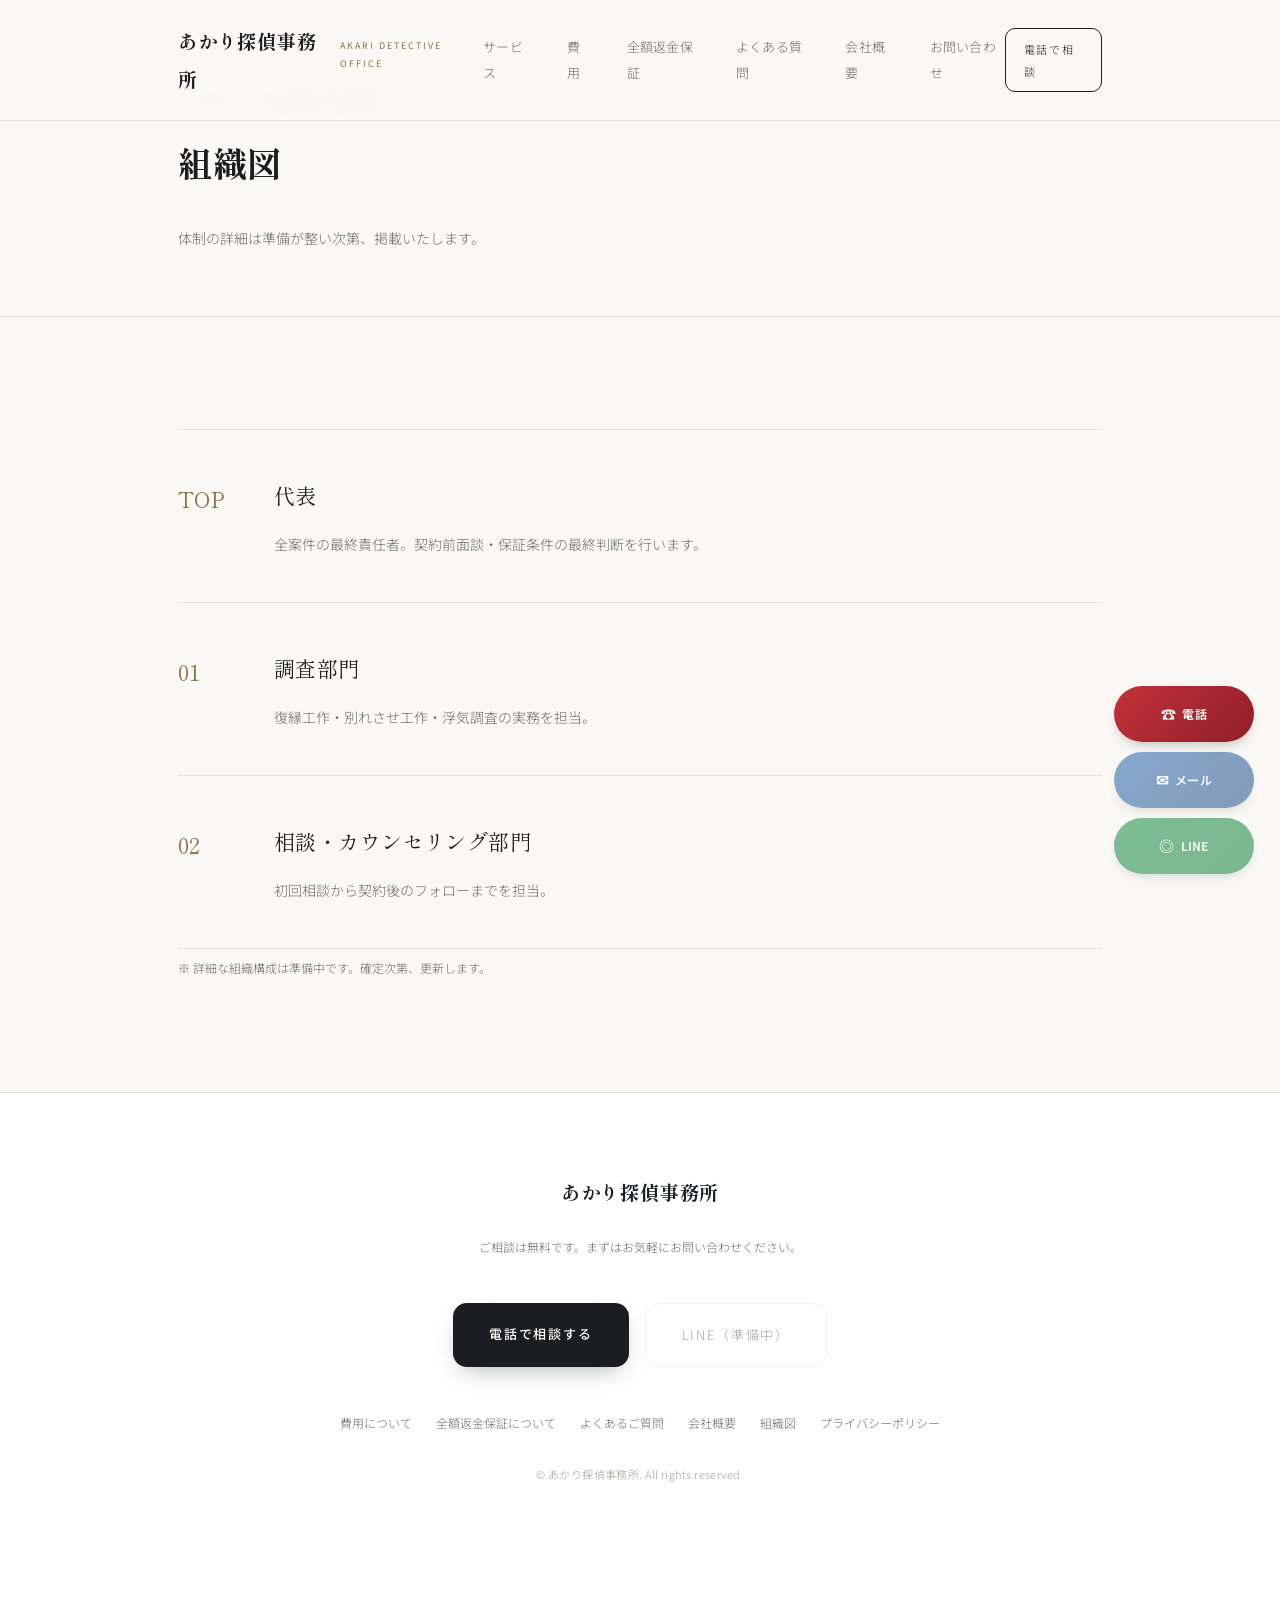
<file: org.html>
<!DOCTYPE html>
<html lang="ja">
<head>
<meta charset="UTF-8">
<meta name="viewport" content="width=device-width, initial-scale=1.0, viewport-fit=cover">
<title>組織図｜あかり探偵事務所</title>
<meta name="description" content="あかり探偵事務所の組織図ページです。">
<link rel="preconnect" href="https://fonts.googleapis.com">
<link rel="preconnect" href="https://fonts.gstatic.com" crossorigin>
<link href="https://fonts.googleapis.com/css2?family=Shippori+Mincho:wght@500;700&family=Noto+Sans+JP:wght@300;400;500;700&display=swap" rel="stylesheet">
<link rel="stylesheet" href="style.css">
</head>
<body>
<header>
  <div class="header-inner">
    <a href="index.html" class="logo">あかり探偵事務所<span>AKARI DETECTIVE OFFICE</span></a>
    <nav>
      <a href="index.html#service">サービス</a>
      <a href="price.html">費用</a>
      <a href="guarantee.html">全額返金保証</a>
      <a href="faq.html">よくある質問</a>
      <a href="company.html">会社概要</a>
      <a href="contact.html">お問い合わせ</a>
    </nav>
    <div class="header-cta">
      <a href="tel:08043819162" class="btn-mini">電話で相談</a>
      <button class="menu-toggle" onclick="document.getElementById('mnav').classList.toggle('open')" aria-label="メニュー">
        <span class="label">MENU</span>
        <span class="bars"><span></span><span></span><span></span></span>
      </button>
    </div>
  </div>
  <nav class="mobile-nav" id="mnav">
    <a href="index.html">トップページ</a>
    <a href="index.html#service">サービス</a>
    <a href="price.html">費用</a>
    <a href="guarantee.html">全額返金保証</a>
    <a href="faq.html">よくある質問</a>
    <a href="company.html">会社概要</a>
    <a href="contact.html">お問い合わせ</a>
  </nav>
</header>

<section class="subhero">
  <div class="wrap">
    <div class="breadcrumb"><a href="index.html">トップページ</a> ／ <a href="company.html">会社概要</a> ／ 組織図</div>
    <h1>組織図</h1>
    <p>体制の詳細は準備が整い次第、掲載いたします。</p>
  </div>
</section>
<section>
  <div class="wrap">
    <div class="file-list reveal">
      <div class="file-row">
        <div class="file-no">TOP</div>
        <div><div class="file-title">代表</div><p class="file-desc">全案件の最終責任者。契約前面談・保証条件の最終判断を行います。</p></div>
      </div>
      <div class="file-row">
        <div class="file-no">01</div>
        <div><div class="file-title">調査部門</div><p class="file-desc">復縁工作・別れさせ工作・浮気調査の実務を担当。</p></div>
      </div>
      <div class="file-row">
        <div class="file-no">02</div>
        <div><div class="file-title">相談・カウンセリング部門</div><p class="file-desc">初回相談から契約後のフォローまでを担当。</p></div>
      </div>
    </div>
    <p class="price-note" style="margin-top:8px;">※ 詳細な組織構成は準備中です。確定次第、更新します。</p>
  </div>
</section>

<footer id="contact-footer">
  <a href="index.html" class="logo">あかり探偵事務所</a>
  <p class="footer-note">ご相談は無料です。まずはお気軽にお問い合わせください。</p>
  <div class="hero-ctas" style="justify-content:center; margin-bottom:0;">
    <a href="tel:08043819162" class="btn-primary">電話で相談する</a>
    <span class="btn-ghost" style="opacity:.4; cursor:default;">LINE（準備中）</span>
  </div>
  <div class="footer-links" style="margin-top:44px;">
    <a href="price.html">費用について</a>
    <a href="guarantee.html">全額返金保証について</a>
    <a href="faq.html">よくあるご質問</a>
    <a href="company.html">会社概要</a>
    <a href="org.html">組織図</a>
    <a href="privacy.html">プライバシーポリシー</a>
  </div>
  <p class="copyright">© あかり探偵事務所. All rights reserved.</p>
</footer>

<div class="fixed-cta">
  <a href="tel:08043819162" class="cta-tel"><span class="ico">☎</span>電話</a>
  <span class="cta-btn cta-mail"><span class="ico">✉</span>メール</span>
  <span class="cta-btn cta-line"><span class="ico">◎</span>LINE</span>
</div>

<div class="desktop-cta">
  <a href="tel:08043819162" class="cta-tel"><span class="ico">☎</span>電話</a>
  <span class="cta-btn cta-mail"><span class="ico">✉</span>メール</span>
  <span class="cta-btn cta-line"><span class="ico">◎</span>LINE</span>
</div>

<script>
  const els = document.querySelectorAll('.reveal');
  const io = new IntersectionObserver((entries)=>{
    entries.forEach(e=>{ if(e.isIntersecting){ e.target.classList.add('in'); io.unobserve(e.target); } });
  }, {threshold:.15});
  els.forEach(el=>io.observe(el));

  // ヘッダー自動開閉（下スクロールで隠す／上スクロールで表示／メニュー展開中は隠さない）
  const siteHeader = document.querySelector('header');
  const mnavEl = document.getElementById('mnav');
  let lastY = window.scrollY;
  window.addEventListener('scroll', () => {
    const y = window.scrollY;
    if (mnavEl && mnavEl.classList.contains('open')) { lastY = y; return; }
    if (y <= 4) {
      siteHeader.classList.remove('header-hidden');
    } else if (y > lastY + 4 && y > 80) {
      siteHeader.classList.add('header-hidden');
    } else if (y < lastY - 4) {
      siteHeader.classList.remove('header-hidden');
    }
    lastY = y;
  }, { passive: true });
</script>

</body>
</html>
</file>
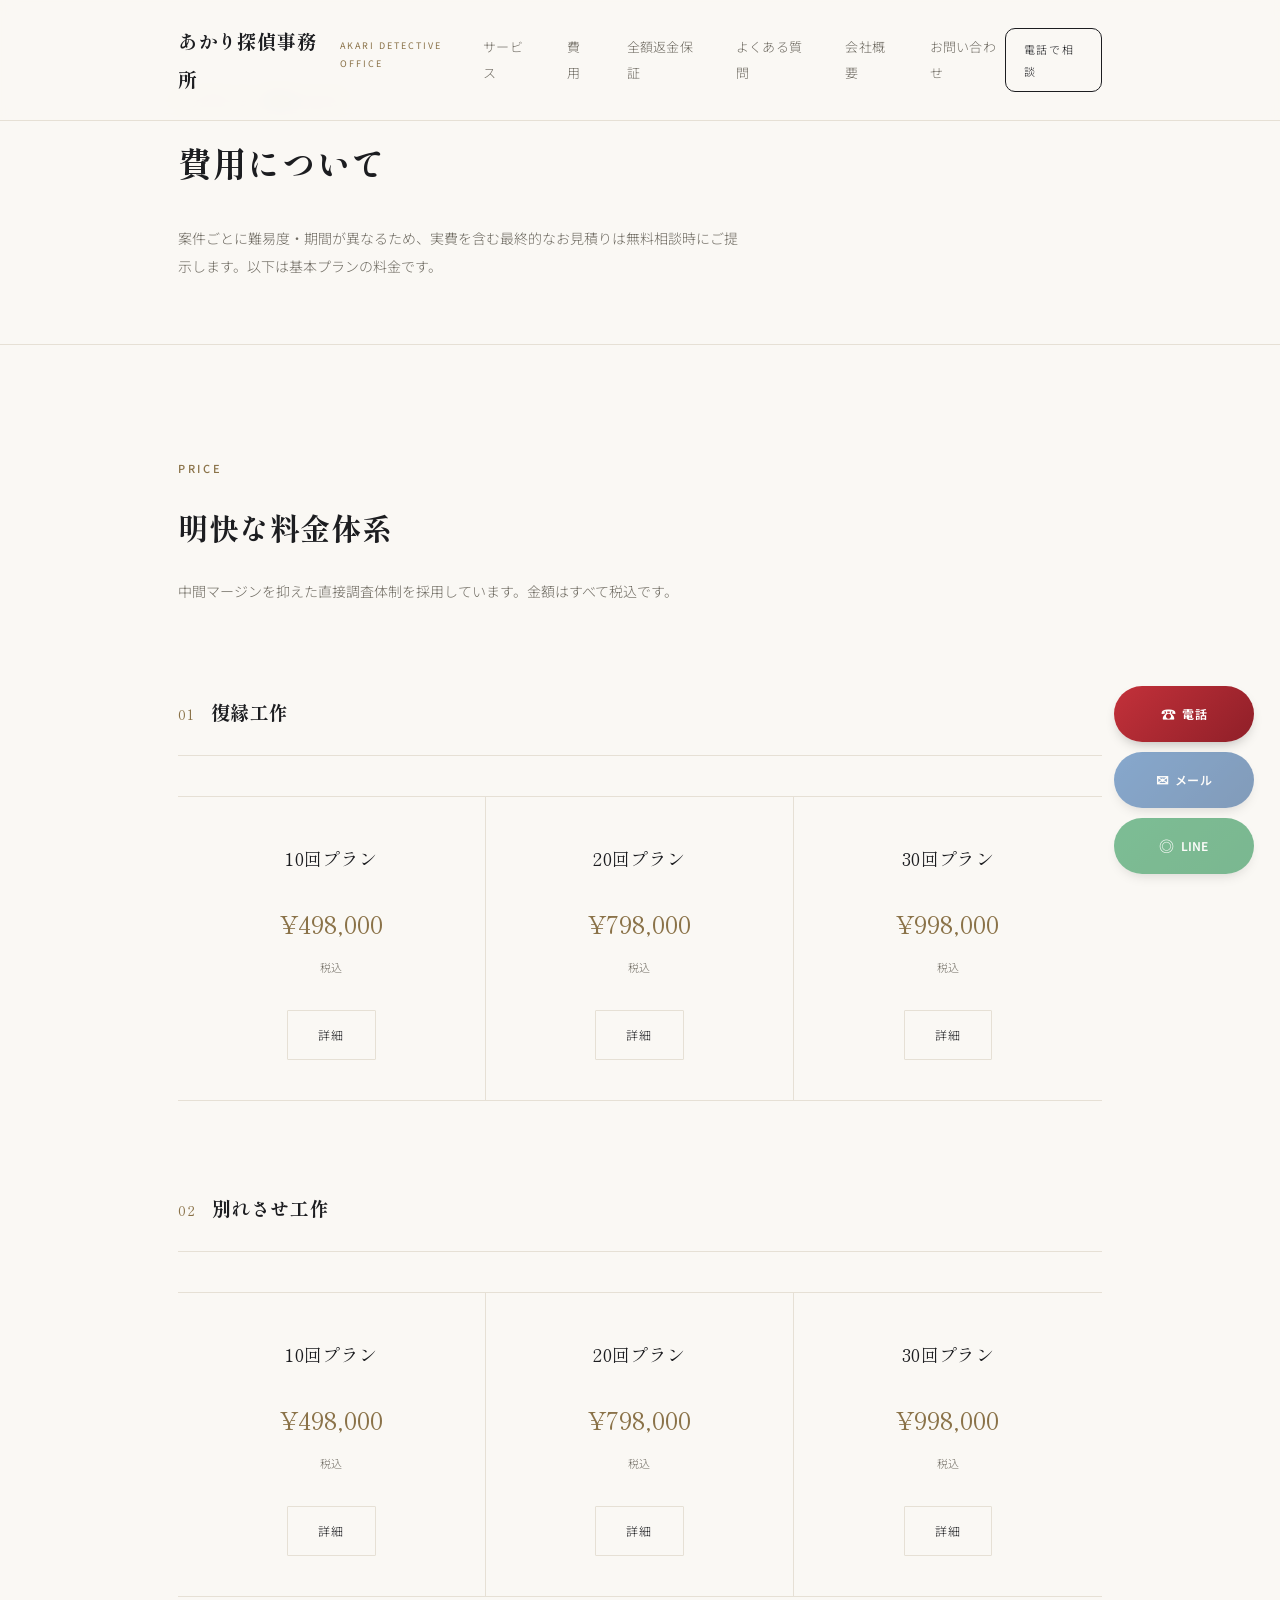
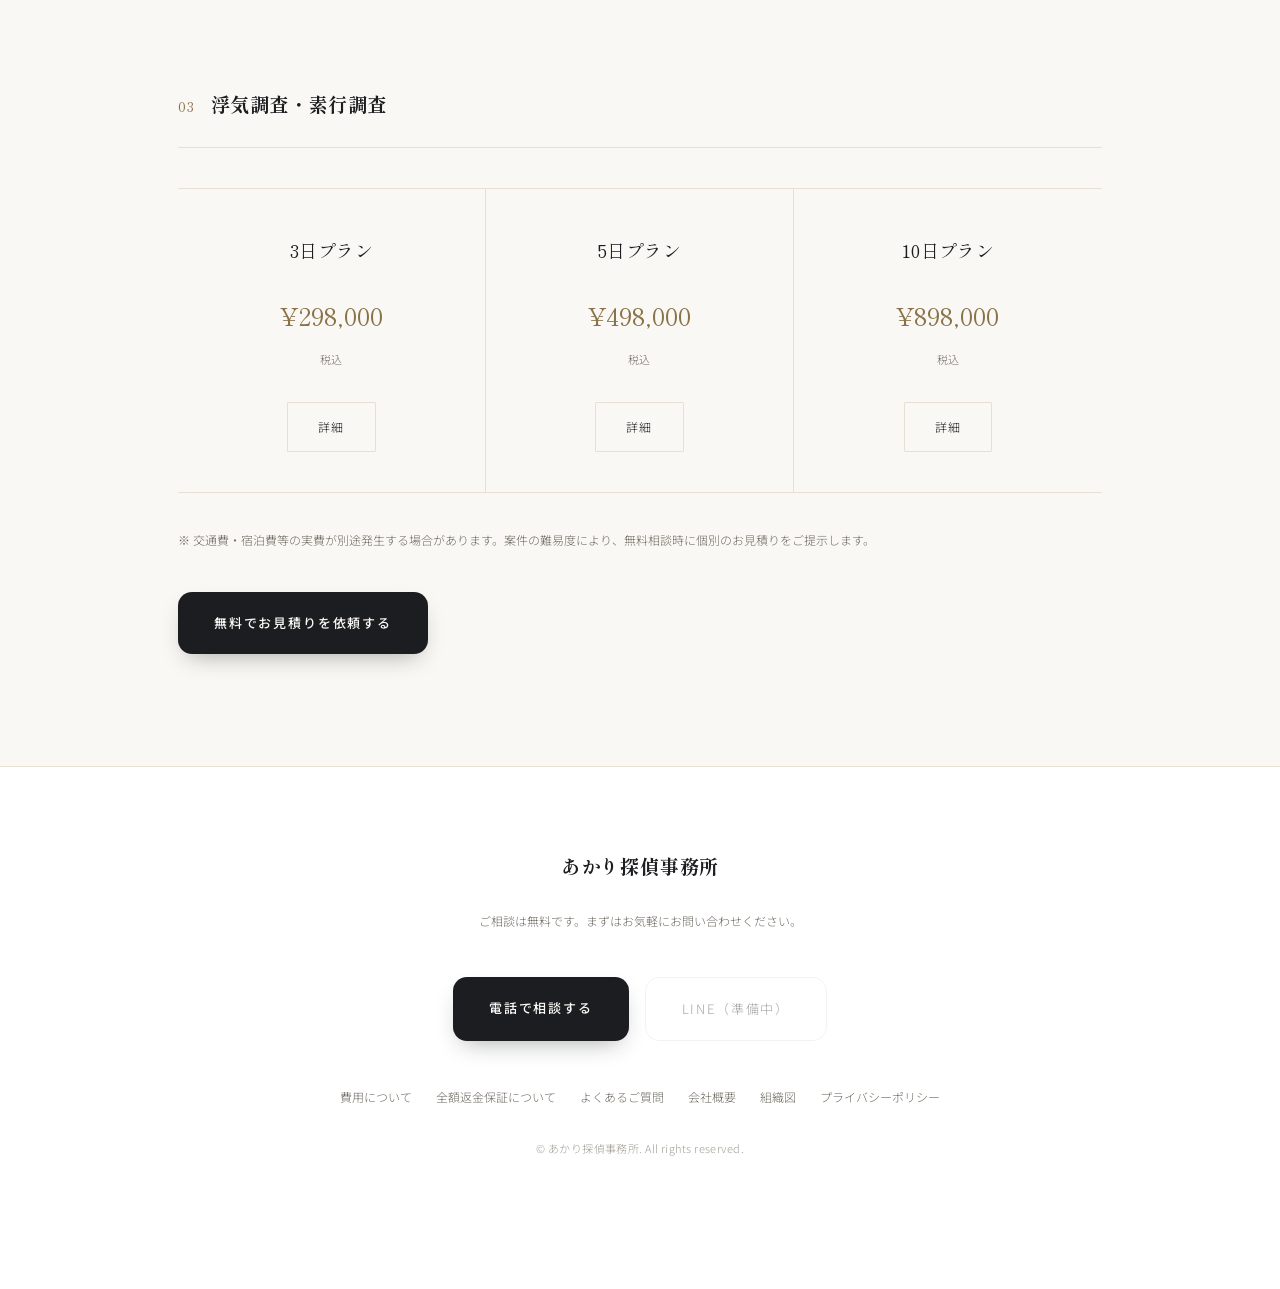
<file: price.html>
<!DOCTYPE html>
<html lang="ja">
<head>
<meta charset="UTF-8">
<meta name="viewport" content="width=device-width, initial-scale=1.0, viewport-fit=cover">
<title>費用について｜あかり探偵事務所</title>
<meta name="description" content="あかり探偵事務所の料金体系。初回相談無料の明快な料金設定です。">
<link rel="preconnect" href="https://fonts.googleapis.com">
<link rel="preconnect" href="https://fonts.gstatic.com" crossorigin>
<link href="https://fonts.googleapis.com/css2?family=Shippori+Mincho:wght@500;700&family=Noto+Sans+JP:wght@300;400;500;700&display=swap" rel="stylesheet">
<link rel="stylesheet" href="style.css">
</head>
<body>
<header>
  <div class="header-inner">
    <a href="index.html" class="logo">あかり探偵事務所<span>AKARI DETECTIVE OFFICE</span></a>
    <nav>
      <a href="index.html#service">サービス</a>
      <a href="price.html">費用</a>
      <a href="guarantee.html">全額返金保証</a>
      <a href="faq.html">よくある質問</a>
      <a href="company.html">会社概要</a>
      <a href="contact.html">お問い合わせ</a>
    </nav>
    <div class="header-cta">
      <a href="tel:08043819162" class="btn-mini">電話で相談</a>
      <button class="menu-toggle" onclick="document.getElementById('mnav').classList.toggle('open')" aria-label="メニュー">
        <span class="label">MENU</span>
        <span class="bars"><span></span><span></span><span></span></span>
      </button>
    </div>
  </div>
  <nav class="mobile-nav" id="mnav">
    <a href="index.html">トップページ</a>
    <a href="index.html#service">サービス</a>
    <a href="price.html">費用</a>
    <a href="guarantee.html">全額返金保証</a>
    <a href="faq.html">よくある質問</a>
    <a href="company.html">会社概要</a>
    <a href="contact.html">お問い合わせ</a>
  </nav>
</header>

<section class="subhero">
  <div class="wrap">
    <div class="breadcrumb"><a href="index.html">トップページ</a> ／ 費用について</div>
    <h1>費用について</h1>
    <p>案件ごとに難易度・期間が異なるため、実費を含む最終的なお見積りは無料相談時にご提示します。以下は基本プランの料金です。</p>
  </div>
</section>
<section>
  <div class="wrap">
    <div class="section-head reveal">
      <span class="eyebrow">PRICE</span>
      <h2>明快な料金体系</h2>
      <p class="section-desc">中間マージンを抑えた直接調査体制を採用しています。金額はすべて税込です。</p>
    </div>

    <div class="service-divider reveal">
      <span class="no">01</span>
      <h3>復縁工作</h3>
    </div>
    <div class="plan-grid reveal">
      <div class="plan-card">
        <div class="plan-title">10回プラン</div>
        <div class="plan-price">¥498,000</div>
        <div class="plan-tax">税込</div>
        <a href="contact.html" class="plan-btn">詳細</a>
      </div>
      <div class="plan-card">
        <div class="plan-title">20回プラン</div>
        <div class="plan-price">¥798,000</div>
        <div class="plan-tax">税込</div>
        <a href="contact.html" class="plan-btn">詳細</a>
      </div>
      <div class="plan-card">
        <div class="plan-title">30回プラン</div>
        <div class="plan-price">¥998,000</div>
        <div class="plan-tax">税込</div>
        <a href="contact.html" class="plan-btn">詳細</a>
      </div>
    </div>

    <div class="service-divider reveal">
      <span class="no">02</span>
      <h3>別れさせ工作</h3>
    </div>
    <div class="plan-grid reveal">
      <div class="plan-card">
        <div class="plan-title">10回プラン</div>
        <div class="plan-price">¥498,000</div>
        <div class="plan-tax">税込</div>
        <a href="contact.html" class="plan-btn">詳細</a>
      </div>
      <div class="plan-card">
        <div class="plan-title">20回プラン</div>
        <div class="plan-price">¥798,000</div>
        <div class="plan-tax">税込</div>
        <a href="contact.html" class="plan-btn">詳細</a>
      </div>
      <div class="plan-card">
        <div class="plan-title">30回プラン</div>
        <div class="plan-price">¥998,000</div>
        <div class="plan-tax">税込</div>
        <a href="contact.html" class="plan-btn">詳細</a>
      </div>
    </div>

    <div class="service-divider reveal">
      <span class="no">03</span>
      <h3>浮気調査・素行調査</h3>
    </div>
    <div class="plan-grid reveal">
      <div class="plan-card">
        <div class="plan-title">3日プラン</div>
        <div class="plan-price">¥298,000</div>
        <div class="plan-tax">税込</div>
        <a href="contact.html" class="plan-btn">詳細</a>
      </div>
      <div class="plan-card">
        <div class="plan-title">5日プラン</div>
        <div class="plan-price">¥498,000</div>
        <div class="plan-tax">税込</div>
        <a href="contact.html" class="plan-btn">詳細</a>
      </div>
      <div class="plan-card">
        <div class="plan-title">10日プラン</div>
        <div class="plan-price">¥898,000</div>
        <div class="plan-tax">税込</div>
        <a href="contact.html" class="plan-btn">詳細</a>
      </div>
    </div>

    <p class="price-note" style="margin-top:36px;">※ 交通費・宿泊費等の実費が別途発生する場合があります。案件の難易度により、無料相談時に個別のお見積りをご提示します。</p>
    <div class="hero-ctas" style="margin-top:40px; margin-bottom:0;">
      <a href="contact.html" class="btn-primary">無料でお見積りを依頼する</a>
    </div>
  </div>
</section>

<footer id="contact-footer">
  <a href="index.html" class="logo">あかり探偵事務所</a>
  <p class="footer-note">ご相談は無料です。まずはお気軽にお問い合わせください。</p>
  <div class="hero-ctas" style="justify-content:center; margin-bottom:0;">
    <a href="tel:08043819162" class="btn-primary">電話で相談する</a>
    <span class="btn-ghost" style="opacity:.4; cursor:default;">LINE（準備中）</span>
  </div>
  <div class="footer-links" style="margin-top:44px;">
    <a href="price.html">費用について</a>
    <a href="guarantee.html">全額返金保証について</a>
    <a href="faq.html">よくあるご質問</a>
    <a href="company.html">会社概要</a>
    <a href="org.html">組織図</a>
    <a href="privacy.html">プライバシーポリシー</a>
  </div>
  <p class="copyright">© あかり探偵事務所. All rights reserved.</p>
</footer>

<div class="fixed-cta">
  <a href="tel:08043819162" class="cta-tel"><span class="ico">☎</span>電話</a>
  <span class="cta-btn cta-mail"><span class="ico">✉</span>メール</span>
  <span class="cta-btn cta-line"><span class="ico">◎</span>LINE</span>
</div>

<div class="desktop-cta">
  <a href="tel:08043819162" class="cta-tel"><span class="ico">☎</span>電話</a>
  <span class="cta-btn cta-mail"><span class="ico">✉</span>メール</span>
  <span class="cta-btn cta-line"><span class="ico">◎</span>LINE</span>
</div>

<script>
  const els = document.querySelectorAll('.reveal');
  const io = new IntersectionObserver((entries)=>{
    entries.forEach(e=>{ if(e.isIntersecting){ e.target.classList.add('in'); io.unobserve(e.target); } });
  }, {threshold:.15});
  els.forEach(el=>io.observe(el));

  // ヘッダー自動開閉（下スクロールで隠す／上スクロールで表示／メニュー展開中は隠さない）
  const siteHeader = document.querySelector('header');
  const mnavEl = document.getElementById('mnav');
  let lastY = window.scrollY;
  window.addEventListener('scroll', () => {
    const y = window.scrollY;
    if (mnavEl && mnavEl.classList.contains('open')) { lastY = y; return; }
    if (y <= 4) {
      siteHeader.classList.remove('header-hidden');
    } else if (y > lastY + 4 && y > 80) {
      siteHeader.classList.add('header-hidden');
    } else if (y < lastY - 4) {
      siteHeader.classList.remove('header-hidden');
    }
    lastY = y;
  }, { passive: true });
</script>

</body>
</html>
</file>
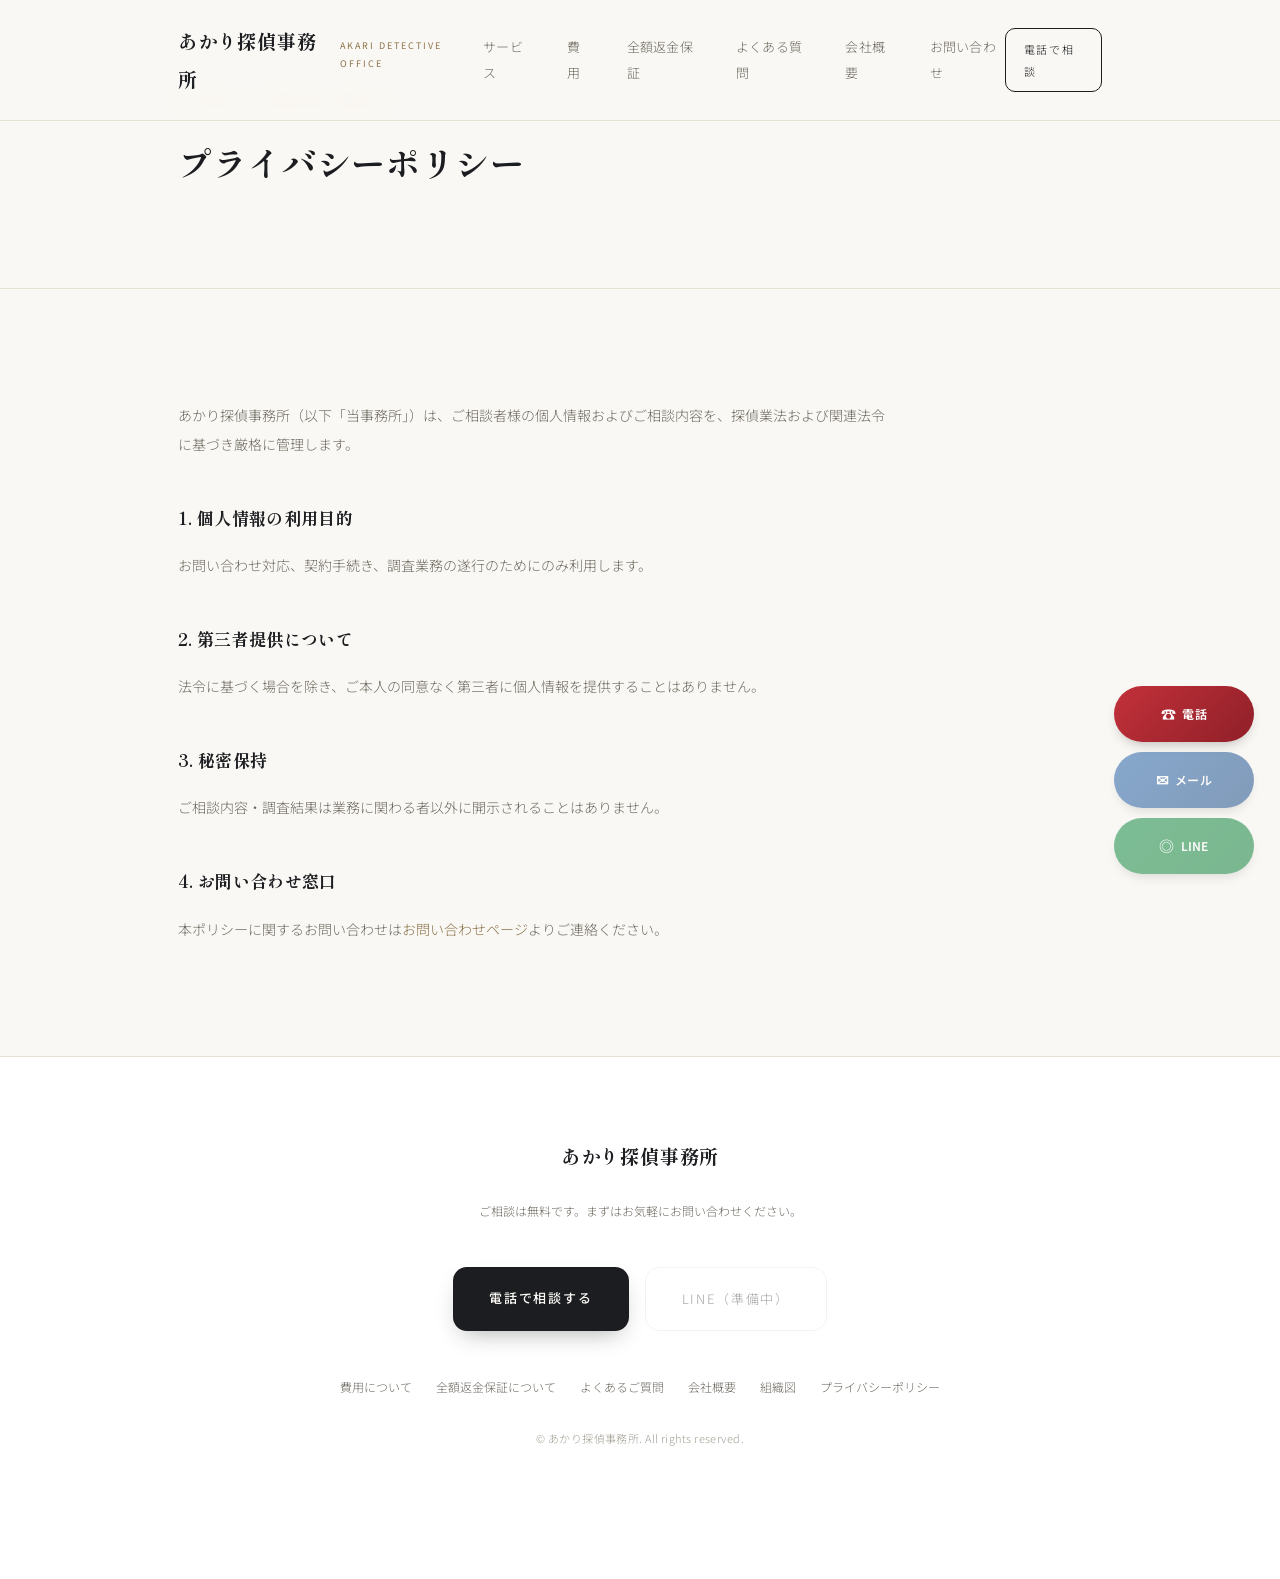
<file: privacy.html>
<!DOCTYPE html>
<html lang="ja">
<head>
<meta charset="UTF-8">
<meta name="viewport" content="width=device-width, initial-scale=1.0, viewport-fit=cover">
<title>プライバシーポリシー｜あかり探偵事務所</title>
<meta name="description" content="あかり探偵事務所のプライバシーポリシーです。">
<link rel="preconnect" href="https://fonts.googleapis.com">
<link rel="preconnect" href="https://fonts.gstatic.com" crossorigin>
<link href="https://fonts.googleapis.com/css2?family=Shippori+Mincho:wght@500;700&family=Noto+Sans+JP:wght@300;400;500;700&display=swap" rel="stylesheet">
<link rel="stylesheet" href="style.css">
</head>
<body>
<header>
  <div class="header-inner">
    <a href="index.html" class="logo">あかり探偵事務所<span>AKARI DETECTIVE OFFICE</span></a>
    <nav>
      <a href="index.html#service">サービス</a>
      <a href="price.html">費用</a>
      <a href="guarantee.html">全額返金保証</a>
      <a href="faq.html">よくある質問</a>
      <a href="company.html">会社概要</a>
      <a href="contact.html">お問い合わせ</a>
    </nav>
    <div class="header-cta">
      <a href="tel:08043819162" class="btn-mini">電話で相談</a>
      <button class="menu-toggle" onclick="document.getElementById('mnav').classList.toggle('open')" aria-label="メニュー">
        <span class="label">MENU</span>
        <span class="bars"><span></span><span></span><span></span></span>
      </button>
    </div>
  </div>
  <nav class="mobile-nav" id="mnav">
    <a href="index.html">トップページ</a>
    <a href="index.html#service">サービス</a>
    <a href="price.html">費用</a>
    <a href="guarantee.html">全額返金保証</a>
    <a href="faq.html">よくある質問</a>
    <a href="company.html">会社概要</a>
    <a href="contact.html">お問い合わせ</a>
  </nav>
</header>

<section class="subhero">
  <div class="wrap">
    <div class="breadcrumb"><a href="index.html">トップページ</a> ／ プライバシーポリシー</div>
    <h1>プライバシーポリシー</h1>
  </div>
</section>
<section>
  <div class="wrap">
    <div class="reveal" style="color:var(--paper-dim); font-size:14px; max-width:720px; line-height:2.1;">
      <p style="margin-bottom:24px;">あかり探偵事務所（以下「当事務所」）は、ご相談者様の個人情報およびご相談内容を、探偵業法および関連法令に基づき厳格に管理します。</p>
      <h2 style="font-size:17px; margin:40px 0 16px; color:var(--paper);">1. 個人情報の利用目的</h2>
      <p>お問い合わせ対応、契約手続き、調査業務の遂行のためにのみ利用します。</p>
      <h2 style="font-size:17px; margin:40px 0 16px; color:var(--paper);">2. 第三者提供について</h2>
      <p>法令に基づく場合を除き、ご本人の同意なく第三者に個人情報を提供することはありません。</p>
      <h2 style="font-size:17px; margin:40px 0 16px; color:var(--paper);">3. 秘密保持</h2>
      <p>ご相談内容・調査結果は業務に関わる者以外に開示されることはありません。</p>
      <h2 style="font-size:17px; margin:40px 0 16px; color:var(--paper);">4. お問い合わせ窓口</h2>
      <p>本ポリシーに関するお問い合わせは<a href="contact.html" style="color:var(--brass);">お問い合わせページ</a>よりご連絡ください。</p>
    </div>
  </div>
</section>

<footer id="contact-footer">
  <a href="index.html" class="logo">あかり探偵事務所</a>
  <p class="footer-note">ご相談は無料です。まずはお気軽にお問い合わせください。</p>
  <div class="hero-ctas" style="justify-content:center; margin-bottom:0;">
    <a href="tel:08043819162" class="btn-primary">電話で相談する</a>
    <span class="btn-ghost" style="opacity:.4; cursor:default;">LINE（準備中）</span>
  </div>
  <div class="footer-links" style="margin-top:44px;">
    <a href="price.html">費用について</a>
    <a href="guarantee.html">全額返金保証について</a>
    <a href="faq.html">よくあるご質問</a>
    <a href="company.html">会社概要</a>
    <a href="org.html">組織図</a>
    <a href="privacy.html">プライバシーポリシー</a>
  </div>
  <p class="copyright">© あかり探偵事務所. All rights reserved.</p>
</footer>

<div class="fixed-cta">
  <a href="tel:08043819162" class="cta-tel"><span class="ico">☎</span>電話</a>
  <span class="cta-btn cta-mail"><span class="ico">✉</span>メール</span>
  <span class="cta-btn cta-line"><span class="ico">◎</span>LINE</span>
</div>

<div class="desktop-cta">
  <a href="tel:08043819162" class="cta-tel"><span class="ico">☎</span>電話</a>
  <span class="cta-btn cta-mail"><span class="ico">✉</span>メール</span>
  <span class="cta-btn cta-line"><span class="ico">◎</span>LINE</span>
</div>

<script>
  const els = document.querySelectorAll('.reveal');
  const io = new IntersectionObserver((entries)=>{
    entries.forEach(e=>{ if(e.isIntersecting){ e.target.classList.add('in'); io.unobserve(e.target); } });
  }, {threshold:.15});
  els.forEach(el=>io.observe(el));

  // ヘッダー自動開閉（下スクロールで隠す／上スクロールで表示／メニュー展開中は隠さない）
  const siteHeader = document.querySelector('header');
  const mnavEl = document.getElementById('mnav');
  let lastY = window.scrollY;
  window.addEventListener('scroll', () => {
    const y = window.scrollY;
    if (mnavEl && mnavEl.classList.contains('open')) { lastY = y; return; }
    if (y <= 4) {
      siteHeader.classList.remove('header-hidden');
    } else if (y > lastY + 4 && y > 80) {
      siteHeader.classList.add('header-hidden');
    } else if (y < lastY - 4) {
      siteHeader.classList.remove('header-hidden');
    }
    lastY = y;
  }, { passive: true });
</script>

</body>
</html>
</file>
<file: style.css>
:root{
    --ink:#faf8f4;
    --panel:#ffffff;
    --panel-line:#e6e0d5;
    --paper:#1c1d20;
    --paper-dim:#6f6b62;
    --brass:#8a7248;
    --brass-bright:#6b5738;
    --thread:#8a7248;
    --thread-bright:#6b5738;
    --radius:1px;
  }
  *{box-sizing:border-box; margin:0; padding:0;}
  html{scroll-behavior:smooth;}
  body{
    background:var(--ink);
    color:var(--paper);
    font-family:'Noto Sans JP', sans-serif;
    font-weight:300;
    line-height:2;
    -webkit-font-smoothing:antialiased;
  }
  a{color:inherit; text-decoration:none;}
  img{max-width:100%; display:block;}
  .wrap{max-width:980px; margin:0 auto; padding:0 28px;}
  .mincho{font-family:'Shippori Mincho', serif;}

  /* ---------- Header（スクロール連動で自然に開閉） ---------- */
  header{
    position:fixed; top:0; left:0; right:0; z-index:50;
    background:rgba(250,248,244,.92);
    backdrop-filter:blur(8px);
    border-bottom:1px solid var(--panel-line);
    transform:translateY(0);
    transition:transform .3s ease;
    will-change:transform;
  }
  header.header-hidden{ transform:translateY(-100%); }
  .header-inner{
    display:flex; align-items:center; justify-content:space-between;
    padding:22px 28px; max-width:980px; margin:0 auto;
  }
  .logo{
    font-family:'Shippori Mincho', serif;
    font-size:19px; font-weight:700; color:var(--paper);
    letter-spacing:.04em;
    display:flex; align-items:baseline; gap:10px;
  }
  .logo span{font-size:9px; color:var(--brass); font-family:'Noto Sans JP',sans-serif; letter-spacing:.22em; font-weight:400;}
  nav{display:flex; gap:34px; font-size:13px; color:var(--paper-dim); letter-spacing:.02em;}
  nav a:hover{color:var(--paper);}
  @media (max-width:760px){ nav{display:none;} }
  .header-cta{
    display:flex; gap:10px;
  }
  .btn-mini{
    border:1px solid var(--paper); color:var(--paper);
    padding:9px 18px; font-size:11px; border-radius:10px;
    letter-spacing:.14em;
    transition:background .2s, transform .15s;
  }
  .btn-mini:hover{background:var(--paper); color:var(--ink);}
  .btn-mini:active{transform:scale(.96);}

  /* ---------- Hero (夜景写真 + グラデーション + ガラス風カード) ---------- */
  .hero{
    position:relative;
    padding:150px 28px 130px;
    background:
      linear-gradient(180deg, rgba(9,13,22,.55) 0%, rgba(7,10,17,.80) 55%, rgba(5,7,12,.94) 100%),
      url('https://images.pexels.com/photos/15127503/pexels-photo-15127503.jpeg?auto=compress&cs=tinysrgb&w=1920') center 55%/cover no-repeat;
    border-bottom:1px solid var(--panel-line);
    overflow:hidden;
  }
  .hero::before{
    content:"";
    position:absolute; top:-15%; right:-10%; width:65%; height:65%;
    background:radial-gradient(circle, rgba(232,200,138,.22), transparent 70%);
    filter:blur(50px);
    pointer-events:none;
  }
  .hero-glass{
    position:relative;
    background:rgba(10,14,21,.40);
    backdrop-filter:blur(16px) saturate(150%);
    -webkit-backdrop-filter:blur(16px) saturate(150%);
    border:1px solid rgba(255,255,255,.14);
    border-radius:20px;
    padding:48px 36px;
    max-width:640px;
    box-shadow:0 30px 60px -24px rgba(0,0,0,.55);
  }
  @media (max-width:480px){ .hero-glass{padding:34px 24px; border-radius:16px;} }
  .hero-glass .case-tag{color:#e8c88a; border-bottom-color:rgba(255,255,255,.18);}
  .hero-glass h1{color:#ffffff;}
  .hero-glass h1 em{color:#e8c88a;}
  .hero-glass .hero-lead{color:rgba(255,255,255,.84);}
  .hero-glass .trust-row{color:rgba(255,255,255,.62); border-top-color:rgba(255,255,255,.18);}
  .hero-glass .btn-primary{background:#ffffff; color:#12141a;}
  .hero-glass .btn-primary:hover{background:#e8c88a; color:#12141a;}
  .hero-glass .btn-ghost{border-color:rgba(255,255,255,.4); color:#ffffff;}
  .hero-glass .btn-ghost:hover{border-color:#ffffff; background:rgba(255,255,255,.08);}
  .subhero{
    position:relative;
    padding:90px 28px 64px;
    background:var(--ink);
    border-bottom:1px solid var(--panel-line);
  }
  .subhero .wrap{position:relative;}
  .breadcrumb{
    font-size:11px; color:var(--paper-dim);
    letter-spacing:.1em; margin-bottom:22px;
  }
  .breadcrumb a{color:var(--brass);}
  .subhero h1{
    font-family:'Shippori Mincho', serif; font-weight:700;
    font-size:clamp(24px, 3.6vw, 34px); max-width:640px; letter-spacing:.02em;
  }
  .subhero p{color:var(--paper-dim); font-size:14px; margin-top:18px; max-width:560px;}
  .hero-inner{max-width:980px; margin:0 auto; position:relative;}
  .case-tag{
    display:inline-flex; align-items:center; gap:10px;
    font-size:11px; letter-spacing:.24em;
    color:var(--brass); font-weight:500;
    padding:0 0 8px; margin-bottom:40px;
    border-bottom:1px solid var(--panel-line);
  }
  h1{
    font-family:'Shippori Mincho', serif;
    font-weight:700;
    font-size:clamp(30px, 5vw, 50px);
    line-height:1.7;
    letter-spacing:.02em;
    max-width:760px;
    margin-bottom:32px;
  }
  h1 em{
    font-style:normal; color:var(--brass);
  }
  .hero-lead{
    color:var(--paper-dim); font-size:15px; max-width:560px; margin-bottom:52px; line-height:2.1;
  }
  .hero-ctas{display:flex; flex-wrap:wrap; gap:16px; margin-bottom:64px;}
  .btn-primary{
    background:var(--paper); color:var(--ink); font-weight:500;
    padding:18px 36px; border-radius:14px; font-size:13px; letter-spacing:.14em;
    box-shadow:0 10px 24px -10px rgba(28,29,32,.4);
    transition:background .25s, transform .15s, box-shadow .2s;
  }
  .btn-primary:hover{background:var(--brass-bright); box-shadow:0 12px 28px -8px rgba(28,29,32,.5);}
  .btn-primary:active{transform:scale(.97); box-shadow:0 6px 14px -8px rgba(28,29,32,.4);}
  .btn-ghost{
    border:1px solid var(--panel-line); color:var(--paper);
    padding:18px 36px; border-radius:14px; font-size:13px; letter-spacing:.14em;
    transition:border-color .2s, transform .15s;
  }
  .btn-ghost:hover{border-color:var(--paper);}
  .btn-ghost:active{transform:scale(.97);}

  .trust-row{
    display:flex; flex-wrap:wrap; gap:40px;
    padding-top:32px; border-top:1px solid var(--panel-line);
    font-size:11px; color:var(--paper-dim); letter-spacing:.06em;
  }

  /* ---------- Section shared ---------- */
  section{padding:112px 28px;}
  .section-head{max-width:600px; margin-bottom:64px;}
  .eyebrow{
    font-size:11px; color:var(--brass);
    font-weight:500; letter-spacing:.24em; display:block; margin-bottom:18px;
  }
  h2{
    font-family:'Shippori Mincho', serif; font-size:clamp(22px,3vw,30px); font-weight:700; letter-spacing:.02em;
  }
  .section-desc{color:var(--paper-dim); font-size:14px; margin-top:20px; max-width:520px;}

  /* ---------- Case files (services) → 静かな箇条書きに ---------- */
  .files{background:var(--panel); border-top:1px solid var(--panel-line); border-bottom:1px solid var(--panel-line);}
  .file-list{display:flex; flex-direction:column; gap:0;}
  .file-row{
    display:grid; grid-template-columns:64px 1fr; gap:32px;
    padding:44px 0; border-top:1px solid var(--panel-line);
  }
  .file-row:last-child{border-bottom:1px solid var(--panel-line);}
  .file-no{
    font-family:'Shippori Mincho', serif; color:var(--brass); font-size:22px;
    font-weight:400; padding-top:2px;
  }
  .file-title{
    font-family:'Shippori Mincho', serif; font-size:21px; margin-bottom:14px; letter-spacing:.02em;
  }
  .file-desc{color:var(--paper-dim); font-size:14px; max-width:560px;}
  @media (max-width:600px){ .file-row{grid-template-columns:1fr; gap:12px;} }

  /* ---------- Guarantee ---------- */
  .guarantee{
    display:grid; grid-template-columns:1fr 1.4fr; gap:72px; align-items:start;
  }
  @media (max-width:800px){ .guarantee{grid-template-columns:1fr;} }
  .guarantee ul{list-style:none; margin-top:28px;}
  .guarantee li{
    padding-left:22px; position:relative; margin-bottom:18px; color:var(--paper-dim); font-size:14px;
  }
  .guarantee li::before{content:"—"; position:absolute; left:0; color:var(--brass);}

  /* ---------- Pricing teaser ---------- */
  .price-table{
    border-top:1px solid var(--panel-line);
  }
  .price-row{
    display:flex; justify-content:space-between; align-items:baseline;
    padding:22px 0; border-bottom:1px solid var(--panel-line);
    font-size:14px;
  }
  .price-row .amount{font-family:'Shippori Mincho',serif; color:var(--brass); font-size:17px;}
  .price-note{color:var(--paper-dim); font-size:12px; margin-top:20px; line-height:1.9;}

  /* ---------- FAQ ---------- */
  .faq-item{border-top:1px solid var(--panel-line);}
  .faq-item:last-child{border-bottom:1px solid var(--panel-line);}
  .faq-q{
    width:100%; text-align:left; background:none; border:none; color:var(--paper);
    font-family:'Noto Sans JP',sans-serif; font-size:15px; padding:28px 0;
    display:flex; justify-content:space-between; align-items:center; cursor:pointer;
    gap:20px; font-weight:400;
  }
  .faq-q .q-mark{color:var(--brass); flex-shrink:0; font-weight:500;}
  .faq-icon{color:var(--brass); font-size:16px; font-weight:300; transition:transform .25s; flex-shrink:0;}
  .faq-item[open] .faq-icon{transform:rotate(45deg);}
  .faq-a{padding:0 0 30px; color:var(--paper-dim); font-size:14px; max-width:600px;}

  /* ---------- Footer ---------- */
  footer{
    border-top:1px solid var(--panel-line); padding:80px 28px 130px; background:var(--panel);
    text-align:center;
  }
  footer .logo{justify-content:center; margin-bottom:16px;}
  .footer-note{color:var(--paper-dim); font-size:12px; margin:24px 0 44px;}
  .footer-links{display:flex; flex-wrap:wrap; gap:24px; justify-content:center; font-size:12px; color:var(--paper-dim); margin-bottom:28px;}
  .copyright{color:#a29e93; font-size:11px; letter-spacing:.04em;}

  /* Fixed bottom CTA bar（スマホ専用）：TEL=クリムゾン赤 / メール=深い青 / LINE=落ち着いた緑 */
  .fixed-cta{
    position:fixed; bottom:0; left:0; right:0; z-index:60;
    display:grid; grid-template-columns:1fr 1fr 1fr; gap:8px;
    padding:10px 10px calc(10px + env(safe-area-inset-bottom));
    background:rgba(255,255,255,.86); backdrop-filter:blur(10px);
    border-top:1px solid var(--panel-line);
  }
  .fixed-cta a, .fixed-cta span.cta-btn,
  .desktop-cta a, .desktop-cta span.cta-btn{
    display:flex; align-items:center; justify-content:center;
    gap:6px; font-size:12px; font-weight:600; letter-spacing:.02em;
    color:#ffffff; border-radius:14px;
    box-shadow:0 6px 14px -6px rgba(0,0,0,.32);
    transition:transform .15s ease, box-shadow .15s ease, filter .15s ease;
  }
  .fixed-cta a, .fixed-cta span.cta-btn{
    flex-direction:column; gap:2px; padding:10px 4px;
  }
  .fixed-cta a:active{transform:scale(.95); box-shadow:0 3px 8px -4px rgba(0,0,0,.25);}
  .cta-tel{background:linear-gradient(135deg,#c3313a,#8f1f28);}
  .cta-mail{background:linear-gradient(135deg,#2866ad,#1f4f89); opacity:.55; pointer-events:none;}
  .cta-line{background:linear-gradient(135deg,#168c46,#12823f); opacity:.55; pointer-events:none;}
  .fixed-cta .ico{font-size:16px;}

  @media (min-width:761px){ .fixed-cta{display:none;} }

  /* PC専用：右下フローティングCTA */
  .desktop-cta{
    display:none;
    position:fixed; bottom:26px; right:26px; z-index:60;
    flex-direction:column; gap:10px;
  }
  @media (min-width:761px){ .desktop-cta{display:flex;} }
  .desktop-cta a, .desktop-cta span.cta-btn{
    padding:13px 20px; border-radius:999px; min-width:140px;
  }
  .desktop-cta a:hover{transform:translateY(-2px); filter:brightness(1.08); box-shadow:0 10px 22px -8px rgba(0,0,0,.4);}
  .desktop-cta a:active{transform:translateY(0) scale(.97);}
  .desktop-cta .ico{font-size:15px;}

  body{padding-bottom:82px;}
  @media (min-width:761px){ body{padding-bottom:0;} }

  @media (prefers-reduced-motion: reduce){
    html{scroll-behavior:auto;}
    *{transition:none !important;}
  }

  .reveal{opacity:0; transform:translateY(14px); transition:opacity .7s ease, transform .7s ease;}
  .reveal.in{opacity:1; transform:none;}

  /* ---------- Service divider（静かな見出しに） ---------- */
  .service-divider{
    padding:0 0 24px;
    margin:88px 0 40px;
    border-bottom:1px solid var(--panel-line);
    display:flex; align-items:baseline; gap:16px;
  }
  .service-divider:first-of-type{margin-top:0;}
  .service-divider .no{
    font-family:'Shippori Mincho', serif; color:var(--brass); font-size:14px; letter-spacing:.06em;
  }
  .service-divider h3{
    font-family:'Shippori Mincho', serif; font-size:19px; color:var(--paper); letter-spacing:.03em; font-weight:700;
  }

  /* ---------- Plan grid（静かなカードに） ---------- */
  .plan-grid{
    display:grid; grid-template-columns:repeat(3, 1fr);
    border-top:1px solid var(--panel-line);
  }
  .plan-card{
    padding:48px 22px 40px; text-align:center;
    border-right:1px solid var(--panel-line);
    border-bottom:1px solid var(--panel-line);
  }
  .plan-card:last-child{border-right:none;}
  .plan-title{
    font-family:'Shippori Mincho', serif; font-size:18px; margin-bottom:26px; line-height:1.5; letter-spacing:.02em;
  }
  .plan-price{
    font-family:'Shippori Mincho', serif; font-size:25px; color:var(--brass); margin-bottom:8px;
  }
  .plan-tax{font-size:11px; color:var(--paper-dim); margin-bottom:32px; letter-spacing:.04em;}
  .plan-btn{
    display:inline-block; border:1px solid var(--panel-line); color:var(--paper);
    padding:12px 30px; font-size:12px; border-radius:var(--radius); letter-spacing:.1em;
  }
  .plan-btn:hover{border-color:var(--paper);}
  @media (max-width:700px){
    .plan-grid{grid-template-columns:1fr;}
    .plan-card{border-right:none;}
  }

  /* ---------- Info grid (company page) ---------- */
  .info-grid{
    display:grid; grid-template-columns:1fr 1fr; gap:36px 40px;
  }
  @media (max-width:520px){ .info-grid{grid-template-columns:1fr;} }
  .info-item{
    border-top:1px solid var(--panel-line); padding-top:20px;
  }
  .info-item .info-label{
    font-size:11px; color:var(--brass);
    letter-spacing:.12em; margin-bottom:10px; display:block;
  }
  .info-item .info-value{
    font-size:15px; color:var(--paper); line-height:1.8;
  }
  .info-item .info-value a{color:var(--brass);}

  /* ---------- Mobile menu ---------- */
  .menu-toggle{
    display:none;
    position:relative;
    flex-direction:column; align-items:center; gap:3px;
    background:none; border:1px solid var(--paper); border-radius:6px;
    cursor:pointer; padding:5px 8px; margin:0;
  }
  .menu-toggle::after{ /* 見た目は変えず、タップ判定だけ44px相当に拡張 */
    content:""; position:absolute; inset:-10px;
  }
  .menu-toggle .bars{display:flex; flex-direction:column; gap:2.5px;}
  .menu-toggle .bars span{width:13px; height:1.2px; background:var(--paper); display:block;}
  .menu-toggle .label{font-size:7.5px; letter-spacing:.1em; color:var(--paper); font-weight:500;}
  @media (max-width:760px){
    .menu-toggle{display:flex;}
  }
  .mobile-nav{
    display:none;
    flex-direction:column;
    background:var(--panel);
    border-top:1px solid var(--panel-line);
  }
  .mobile-nav.open{display:flex;}
  .mobile-nav a{
    padding:20px 28px; border-top:1px solid var(--panel-line);
    font-size:14px; color:var(--paper); letter-spacing:.02em;
  }
  .mobile-nav a:first-child{border-top:none;}
</file>
